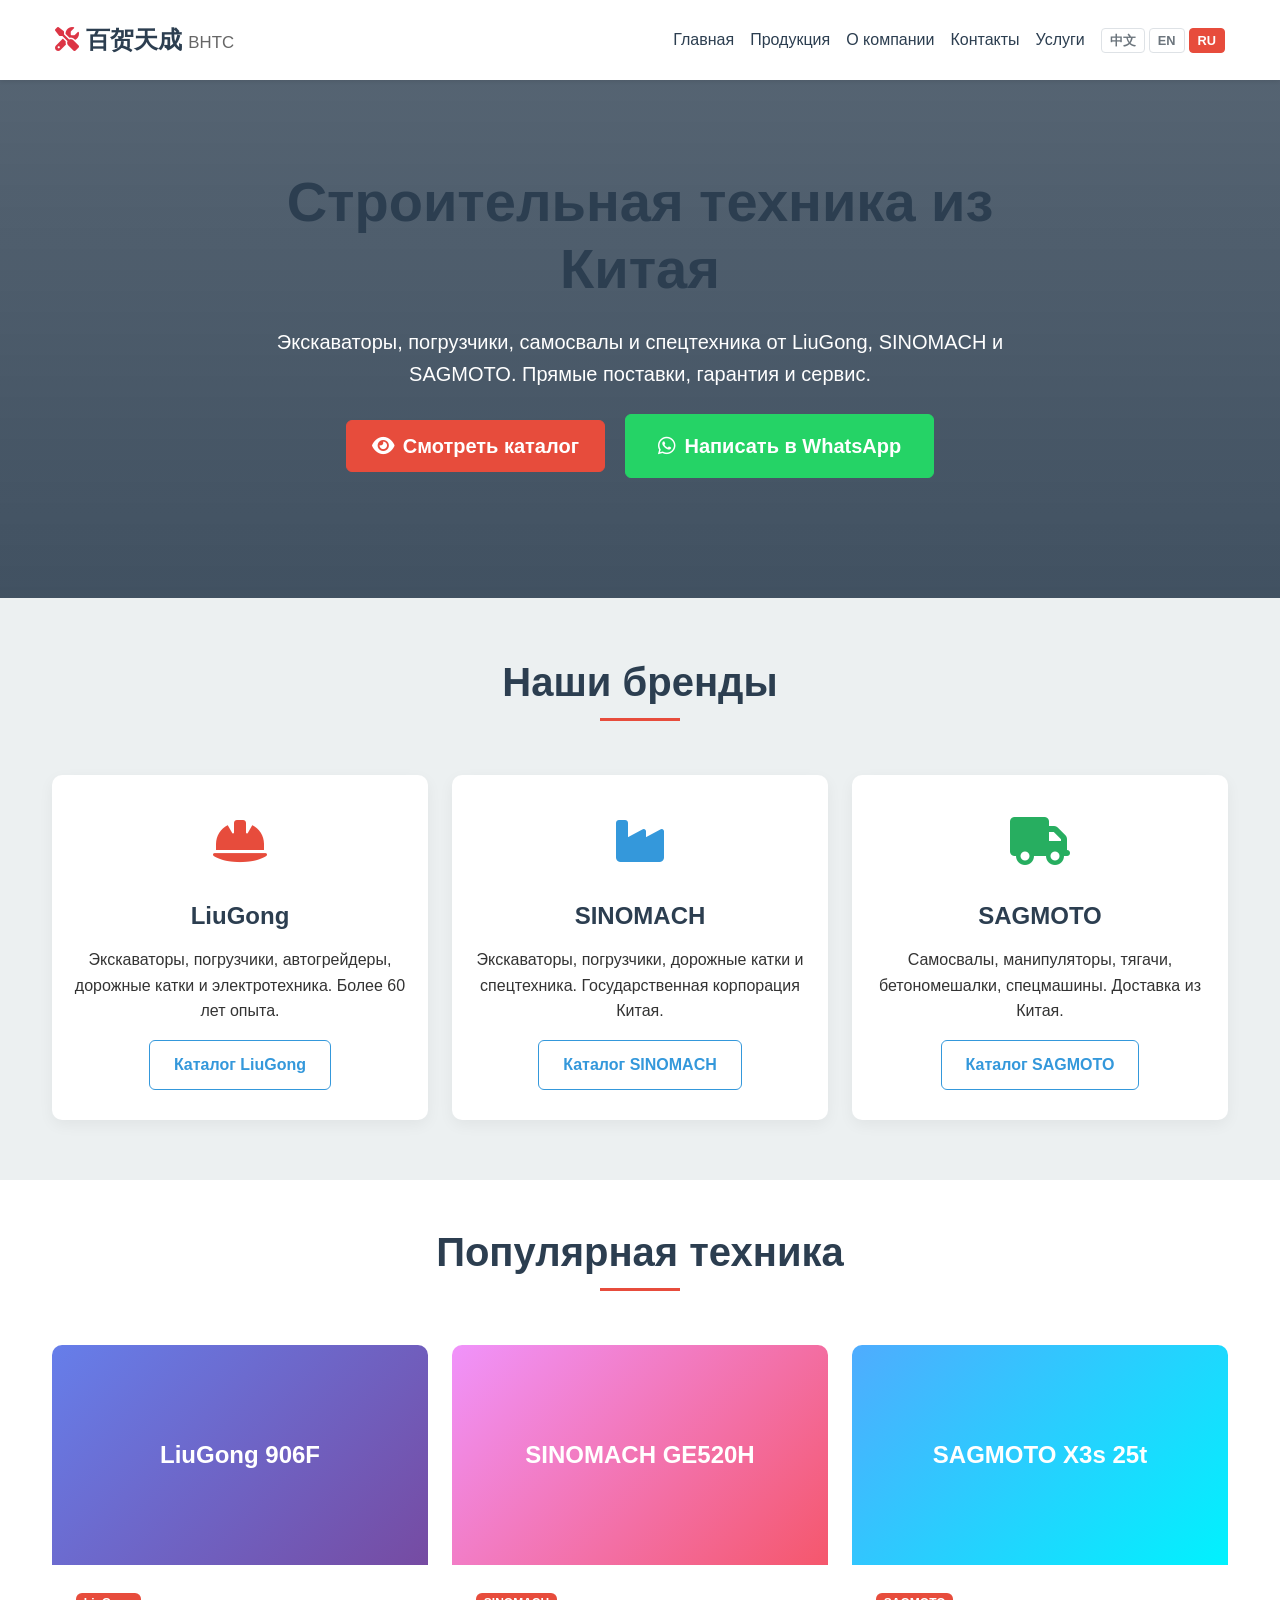
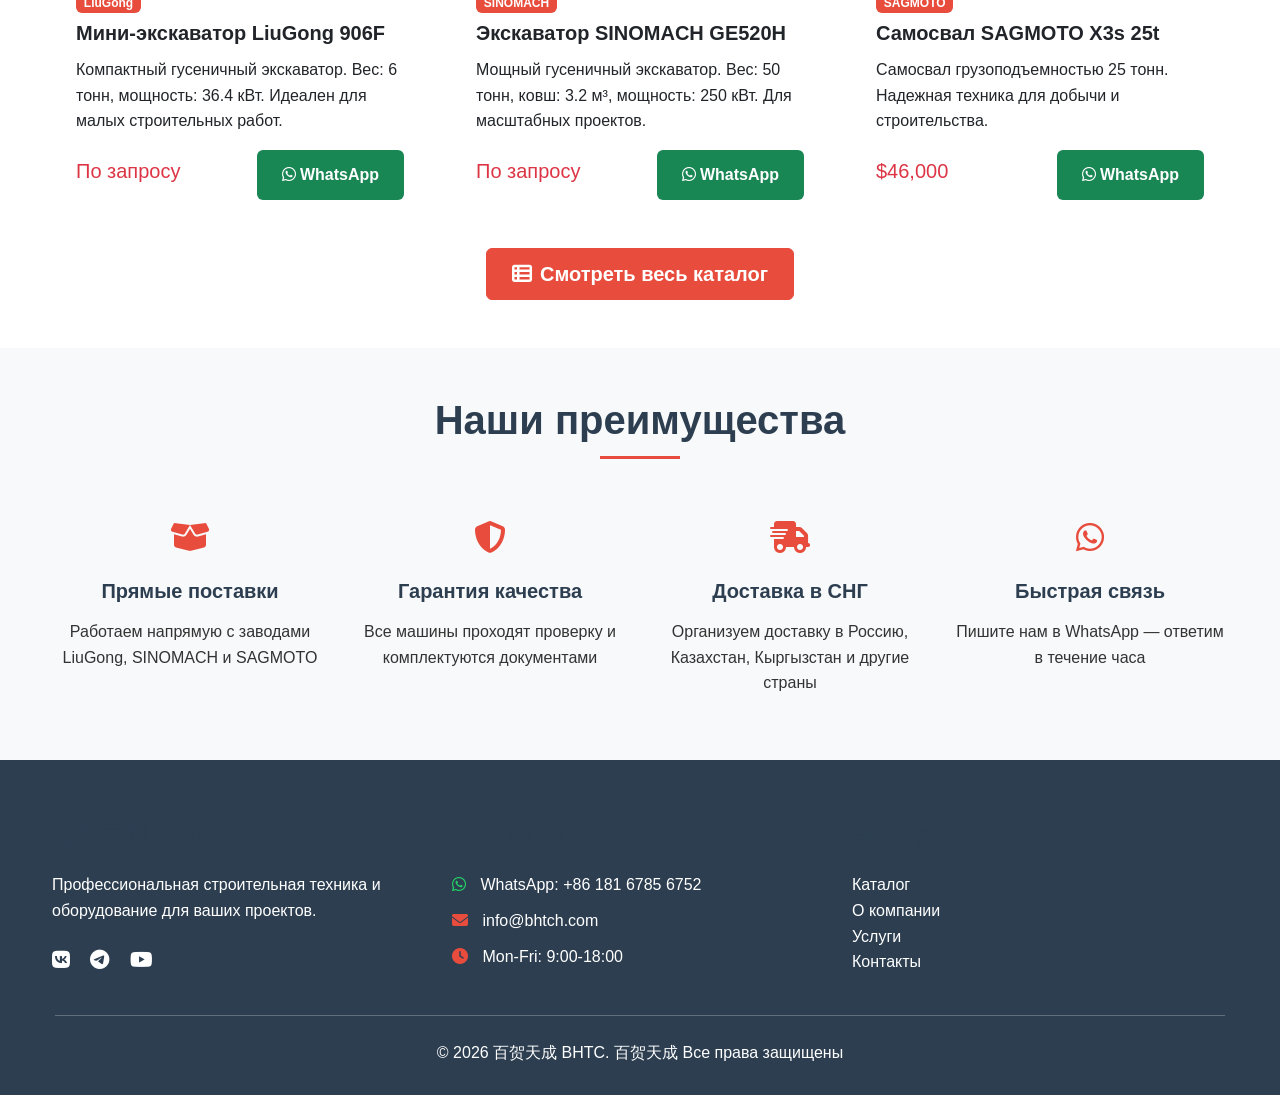
<file: index.html>
<!DOCTYPE html>
<html lang="ru">
<head>
    <meta charset="UTF-8">
    <meta name="viewport" content="width=device-width, initial-scale=1.0">
    <title>BHTC 百贺天成 - Construction Machinery</title>
    <meta name="description" content="Professional construction machinery: excavators, loaders, dump trucks from LiuGong, SINOMACH, SAGMOTO">
    <link href="https://cdn.jsdelivr.net/npm/bootstrap@5.3.0/dist/css/bootstrap.min.css" rel="stylesheet">
    <link rel="stylesheet" href="https://cdnjs.cloudflare.com/ajax/libs/font-awesome/6.4.0/css/all.min.css">
    <link rel="stylesheet" href="style.css">
    <style>
        :root {
            --primary-color: #2c3e50;
            --secondary-color: #e74c3c;
            --accent-color: #3498db;
            --light-color: #ecf0f1;
            --dark-color: #2c3e50;
        }
        
        body {
            font-family: 'Segoe UI', Tahoma, Geneva, Verdana, sans-serif;
            color: #333;
            line-height: 1.6;
        }
        
        .navbar-brand {
            font-weight: 700;
            font-size: 1.5rem;
        }
        
        .hero-section {
            background: linear-gradient(rgba(44, 62, 80, 0.8), rgba(44, 62, 80, 0.9)), url('https://images.unsplash.com/photo-1504917595217-d4dc5ebe6122?ixlib=rb-4.0.3&auto=format&fit=crop&w=1950&q=80');
            background-size: cover;
            background-position: center;
            color: white;
            padding: 120px 0;
            text-align: center;
        }
        
        .section-title {
            color: var(--primary-color);
            position: relative;
            padding-bottom: 15px;
            margin-bottom: 30px;
            text-align: center;
        }
        
        .section-title:after {
            content: '';
            position: absolute;
            bottom: 0;
            left: 50%;
            transform: translateX(-50%);
            width: 80px;
            height: 3px;
            background-color: var(--secondary-color);
        }
        
        .product-card {
            border: none;
            border-radius: 10px;
            overflow: hidden;
            transition: transform 0.3s ease, box-shadow 0.3s ease;
            height: 100%;
        }
        
        .product-card:hover {
            transform: translateY(-10px);
            box-shadow: 0 10px 30px rgba(0, 0, 0, 0.15);
        }
        
        .product-card img {
            height: 220px;
            object-fit: cover;
        }
        
        .product-category {
            background-color: var(--light-color);
            padding: 60px 0;
        }
        
        .category-card {
            text-align: center;
            padding: 30px 20px;
            border-radius: 10px;
            background: white;
            box-shadow: 0 5px 15px rgba(0, 0, 0, 0.05);
            transition: all 0.3s ease;
            height: 100%;
        }
        
        .category-card:hover {
            transform: translateY(-5px);
            box-shadow: 0 10px 25px rgba(0, 0, 0, 0.1);
        }
        
        .category-icon {
            font-size: 3rem;
            color: var(--accent-color);
            margin-bottom: 20px;
        }
        
        .footer {
            background-color: var(--primary-color);
            color: white;
            padding: 60px 0 30px;
        }
        
        .contact-info li {
            margin-bottom: 10px;
        }
        
        .contact-info i {
            color: var(--secondary-color);
            margin-right: 10px;
        }
        
        .btn-primary {
            background-color: var(--secondary-color);
            border-color: var(--secondary-color);
            padding: 10px 25px;
            font-weight: 600;
            transition: all 0.3s ease;
        }
        
        .btn-primary:hover {
            background-color: #c0392b;
            border-color: #c0392b;
            transform: translateY(-2px);
        }
        
        .feature-icon {
            color: var(--secondary-color);
            font-size: 2rem;
            margin-bottom: 15px;
        }
        
        @media (max-width: 768px) {
            .hero-section {
                padding: 80px 0;
            }
            
            .hero-section h1 {
                font-size: 2rem;
            }
        }

        /* 语言切换按钮 */
        .lang-switcher .lang-btn {
            border: 1px solid #dee2e6;
            border-radius: 4px;
            background: transparent;
            color: #6c757d;
            font-size: 0.8rem;
            font-weight: 600;
            padding: 2px 8px;
            transition: all 0.2s;
        }
        .lang-switcher .lang-btn:hover {
            border-color: var(--secondary-color);
            color: var(--secondary-color);
        }
        .lang-switcher .lang-btn.active {
            background: var(--secondary-color);
            border-color: var(--secondary-color);
            color: white;
        }
    </style>
</head>
<body>
    <!-- Навигация -->
    <nav class="navbar navbar-expand-lg navbar-light bg-white shadow-sm fixed-top">
        <div class="container">
            <a class="navbar-brand" href="index.html">
                <i class="fas fa-tools text-danger"></i> 百贺天成 <small class="text-muted fw-normal" style="font-size:0.7em;">BHTC</small>
            </a>
            <button class="navbar-toggler" type="button" data-bs-toggle="collapse" data-bs-target="#navbarNav">
                <span class="navbar-toggler-icon"></span>
            </button>
            <div class="collapse navbar-collapse" id="navbarNav">
                <ul class="navbar-nav ms-auto align-items-center">
                    <li class="nav-item">
                        <a class="nav-link active" href="index.html" data-i18n="nav.home">Главная</a>
                    </li>
                    <li class="nav-item">
                        <a class="nav-link" href="products.html" data-i18n="nav.products">Продукция</a>
                    </li>
                    <li class="nav-item">
                        <a class="nav-link" href="about.html" data-i18n="nav.about">О компании</a>
                    </li>
                    <li class="nav-item">
                        <a class="nav-link" href="contact.html" data-i18n="nav.contact">Контакты</a>
                    </li>
                    <li class="nav-item">
                        <a class="nav-link" href="services.html" data-i18n="nav.services">Услуги</a>
                    </li>
                    <li class="nav-item ms-lg-2">
                        <div class="lang-switcher d-flex gap-1"></div>
                    </li>
                </ul>
            </div>
        </div>
    </nav>

    <!-- Герой-секция -->
    <section class="hero-section mt-5">
        <div class="container">
            <div class="row">
                <div class="col-lg-8 mx-auto">
                    <h1 class="display-4 fw-bold mb-4" data-i18n="hero.title">Строительная техника из Китая</h1>
                    <p class="lead mb-4" data-i18n="hero.subtitle">Экскаваторы, погрузчики, самосвалы и спецтехника от LiuGong, SINOMACH и SAGMOTO. Прямые поставки, гарантия и сервис.</p>
                    <a href="products.html" class="btn btn-primary btn-lg me-3">
                        <i class="fas fa-eye me-2"></i><span data-i18n="hero.catalog">Смотреть каталог</span>
                    </a>
                    <a href="https://wa.me/8618167856752?text=%D0%97%D0%B4%D1%80%D0%B0%D0%B2%D1%81%D1%82%D0%B2%D1%83%D0%B9%D1%82%D0%B5!%20%D0%A5%D0%BE%D1%87%D1%83%20%D0%BF%D0%BE%D0%BB%D1%83%D1%87%D0%B8%D1%82%D1%8C%20%D0%BA%D0%BE%D0%BD%D1%81%D1%83%D0%BB%D1%8C%D1%82%D0%B0%D1%86%D0%B8%D1%8E%20%D0%BF%D0%BE%20%D1%81%D1%82%D1%80%D0%BE%D0%B8%D1%82%D0%B5%D0%BB%D1%8C%D0%BD%D0%BE%D0%B9%20%D1%82%D0%B5%D1%85%D0%BD%D0%B8%D0%BA%D0%B5" target="_blank" class="btn btn-lg" style="background-color:#25D366;border-color:#25D366;color:white;">
                        <i class="fab fa-whatsapp me-2"></i><span data-i18n="hero.whatsapp">Написать в WhatsApp</span>
                    </a>
                </div>
            </div>
        </div>
    </section>

    <!-- Бренды-партнеры -->
    <section class="product-category">
        <div class="container">
            <h2 class="section-title" data-i18n="brands.title">Наши бренды</h2>
            <div class="row g-4">
                <div class="col-md-4">
                    <div class="category-card">
                        <div class="category-icon" style="color: #e74c3c;">
                            <i class="fas fa-hard-hat"></i>
                        </div>
                        <h4>LiuGong</h4>
                        <p data-i18n="brands.liugong">Экскаваторы, погрузчики, автогрейдеры, дорожные катки и электротехника. Более 60 лет опыта.</p>
                        <a href="products.html#liugong" class="btn btn-outline-primary" data-i18n="brands.liugong.btn">Каталог LiuGong</a>
                    </div>
                </div>
                <div class="col-md-4">
                    <div class="category-card">
                        <div class="category-icon" style="color: #3498db;">
                            <i class="fas fa-industry"></i>
                        </div>
                        <h4>SINOMACH</h4>
                        <p data-i18n="brands.sinomach">Экскаваторы, погрузчики, дорожные катки и спецтехника. Государственная корпорация Китая.</p>
                        <a href="products.html#sinomach" class="btn btn-outline-primary" data-i18n="brands.sinomach.btn">Каталог SINOMACH</a>
                    </div>
                </div>
                <div class="col-md-4">
                    <div class="category-card">
                        <div class="category-icon" style="color: #27ae60;">
                            <i class="fas fa-truck"></i>
                        </div>
                        <h4>SAGMOTO</h4>
                        <p data-i18n="brands.sagmoto">Самосвалы, манипуляторы, тягачи, бетономешалки, спецмашины. Доставка из Китая.</p>
                        <a href="products.html#sagmoto" class="btn btn-outline-primary" data-i18n="brands.sagmoto.btn">Каталог SAGMOTO</a>
                    </div>
                </div>
            </div>
        </div>
    </section>

    <!-- Популярная техника -->
    <section class="py-5">
        <div class="container">
            <h2 class="section-title" data-i18n="popular.title">Популярная техника</h2>
            <div class="row g-4">
                <div class="col-md-4">
                    <div class="card product-card">
                        <div style="height:220px;background:linear-gradient(135deg,#667eea,#764ba2);display:flex;align-items:center;justify-content:center;">
                            <span style="color:white;font-size:1.5rem;font-weight:bold;">LiuGong 906F</span>
                        </div>
                        <div class="card-body">
                            <span class="badge bg-secondary mb-2">LiuGong</span>
                            <h5 class="card-title">Мини-экскаватор LiuGong 906F</h5>
                            <p class="card-text">Компактный гусеничный экскаватор. Вес: 6 тонн, мощность: 36.4 кВт. Идеален для малых строительных работ.</p>
                            <div class="d-flex justify-content-between align-items-center">
                                <span class="h5 text-danger">По запросу</span>
                                <a href="https://wa.me/8618167856752?text=%D0%97%D0%B4%D1%80%D0%B0%D0%B2%D1%81%D1%82%D0%B2%D1%83%D0%B9%D1%82%D0%B5!%20%D0%98%D0%BD%D1%82%D0%B5%D1%80%D0%B5%D1%81%D1%83%D0%B5%D1%82%D1%81%D1%8F%20LiuGong%20906F%20%D0%9C%D0%B8%D0%BD%D0%B8-%D1%8D%D0%BA%D1%81%D0%BA%D0%B0%D0%B2%D0%B0%D1%82%D0%BE%D1%80" target="_blank" class="btn btn-success">
                                    <i class="fab fa-whatsapp me-1"></i>WhatsApp
                                </a>
                            </div>
                        </div>
                    </div>
                </div>
                <div class="col-md-4">
                    <div class="card product-card">
                        <div style="height:220px;background:linear-gradient(135deg,#f093fb,#f5576c);display:flex;align-items:center;justify-content:center;">
                            <span style="color:white;font-size:1.5rem;font-weight:bold;">SINOMACH GE520H</span>
                        </div>
                        <div class="card-body">
                            <span class="badge bg-secondary mb-2">SINOMACH</span>
                            <h5 class="card-title">Экскаватор SINOMACH GE520H</h5>
                            <p class="card-text">Мощный гусеничный экскаватор. Вес: 50 тонн, ковш: 3.2 м³, мощность: 250 кВт. Для масштабных проектов.</p>
                            <div class="d-flex justify-content-between align-items-center">
                                <span class="h5 text-danger">По запросу</span>
                                <a href="https://wa.me/8618167856752?text=%D0%97%D0%B4%D1%80%D0%B0%D0%B2%D1%81%D1%82%D0%B2%D1%83%D0%B9%D1%82%D0%B5!%20%D0%98%D0%BD%D1%82%D0%B5%D1%80%D0%B5%D1%81%D1%83%D0%B5%D1%82%D1%81%D1%8F%20SINOMACH%20GE520H%20%D0%AD%D0%BA%D1%81%D0%BA%D0%B0%D0%B2%D0%B0%D1%82%D0%BE%D1%80" target="_blank" class="btn btn-success">
                                    <i class="fab fa-whatsapp me-1"></i>WhatsApp
                                </a>
                            </div>
                        </div>
                    </div>
                </div>
                <div class="col-md-4">
                    <div class="card product-card">
                        <div style="height:220px;background:linear-gradient(135deg,#4facfe,#00f2fe);display:flex;align-items:center;justify-content:center;">
                            <span style="color:white;font-size:1.5rem;font-weight:bold;">SAGMOTO X3s 25t</span>
                        </div>
                        <div class="card-body">
                            <span class="badge bg-secondary mb-2">SAGMOTO</span>
                            <h5 class="card-title">Самосвал SAGMOTO X3s 25t</h5>
                            <p class="card-text">Самосвал грузоподъемностью 25 тонн. Надежная техника для добычи и строительства.</p>
                            <div class="d-flex justify-content-between align-items-center">
                                <span class="h5 text-danger">$46,000</span>
                                <a href="https://wa.me/8618167856752?text=%D0%97%D0%B4%D1%80%D0%B0%D0%B2%D1%81%D1%82%D0%B2%D1%83%D0%B9%D1%82%D0%B5!%20%D0%98%D0%BD%D1%82%D0%B5%D1%80%D0%B5%D1%81%D1%83%D0%B5%D1%82%D1%81%D1%8F%20SAGMOTO%20X3s%2025t%20%D0%A1%D0%B0%D0%BC%D0%BE%D1%81%D0%B2%D0%B0%D0%BB%20($46,000)" target="_blank" class="btn btn-success">
                                    <i class="fab fa-whatsapp me-1"></i>WhatsApp
                                </a>
                            </div>
                        </div>
                    </div>
                </div>
            </div>
            <div class="text-center mt-4">
                <a href="products.html" class="btn btn-primary btn-lg">
                    <i class="fas fa-th-list me-2"></i><span data-i18n="popular.viewall">Смотреть весь каталог (56 единиц)</span>
                </a>
            </div>
        </div>
    </section>

    <!-- Преимущества -->
    <section class="py-5 bg-light">
        <div class="container">
            <h2 class="section-title" data-i18n="advantages.title">Наши преимущества</h2>
            <div class="row g-4">
                <div class="col-md-3 text-center">
                    <div class="feature-icon">
                        <i class="fas fa-box-open"></i>
                    </div>
                    <h5 data-i18n="advantages.direct">Прямые поставки</h5>
                    <p data-i18n="advantages.direct.desc">Работаем напрямую с заводами LiuGong, SINOMACH и SAGMOTO</p>
                </div>
                <div class="col-md-3 text-center">
                    <div class="feature-icon">
                        <i class="fas fa-shield-alt"></i>
                    </div>
                    <h5 data-i18n="advantages.quality">Гарантия качества</h5>
                    <p data-i18n="advantages.quality.desc">Все машины проходят проверку и комплектуются документами</p>
                </div>
                <div class="col-md-3 text-center">
                    <div class="feature-icon">
                        <i class="fas fa-shipping-fast"></i>
                    </div>
                    <h5 data-i18n="advantages.delivery">Доставка в СНГ</h5>
                    <p data-i18n="advantages.delivery.desc">Организуем доставку в Россию, Казахстан, Кыргызстан и другие страны</p>
                </div>
                <div class="col-md-3 text-center">
                    <div class="feature-icon">
                        <i class="fab fa-whatsapp"></i>
                    </div>
                    <h5 data-i18n="advantages.fast">Быстрая связь</h5>
                    <p data-i18n="advantages.fast.desc">Пишите нам в WhatsApp — ответим в течение часа</p>
                </div>
            </div>
        </div>
    </section>

    <!-- Футер -->
    <footer class="footer">
        <div class="container">
            <div class="row">
                <div class="col-md-4">
                    <h4 class="mb-4">百贺天成 <small>BHTC</small></h4>
                    <p data-i18n="footer.desc">Профессиональная строительная техника и оборудование для ваших проектов. Качество, надежность и эффективность.</p>
                    <div class="mt-4">
                        <a href="#" class="text-white me-3"><i class="fab fa-vk fa-lg"></i></a>
                        <a href="#" class="text-white me-3"><i class="fab fa-telegram fa-lg"></i></a>
                        <a href="#" class="text-white"><i class="fab fa-youtube fa-lg"></i></a>
                    </div>
                </div>
                <div class="col-md-4">
                    <h4 class="mb-4" data-i18n="footer.contacts">Контакты</h4>
                    <ul class="list-unstyled contact-info">
                        <li><i class="fab fa-whatsapp" style="color:#25D366;"></i> <a href="https://wa.me/8618167856752" target="_blank" class="text-white text-decoration-none">WhatsApp: +86 181 6785 6752</a></li>
                        <li><i class="fas fa-envelope"></i> info@bhtch.com</li>
                        <li><i class="fas fa-clock"></i> Mon-Fri: 9:00-18:00</li>
                    </ul>
                </div>
                <div class="col-md-4">
                    <h4 class="mb-4" data-i18n="footer.links">Быстрые ссылки</h4>
                    <ul class="list-unstyled">
                        <li><a href="products.html" class="text-white text-decoration-none" data-i18n="footer.catalog">Каталог</a></li>
                        <li><a href="about.html" class="text-white text-decoration-none" data-i18n="footer.about">О компании</a></li>
                        <li><a href="services.html" class="text-white text-decoration-none" data-i18n="nav.services">Услуги</a></li>
                        <li><a href="contact.html" class="text-white text-decoration-none" data-i18n="footer.contact">Контакты</a></li>
                    </ul>
                </div>
            </div>
            <hr class="my-4 bg-light">
            <div class="row">
                <div class="col-md-12 text-center">
                    <p class="mb-0">&copy; 2026 百贺天成 BHTC. <span data-i18n="footer.copyright">Все права защищены.</span></p>
                </div>
            </div>
        </div>
    </footer>

    <script src="https://cdn.jsdelivr.net/npm/bootstrap@5.3.0/dist/js/bootstrap.bundle.min.js"></script>
    <script src="js/i18n.js"></script>
    <script src="js/products.js"></script>
    <script src="js/form-validation.js"></script>
    <script src="js/image-gallery.js"></script>
    <script src="script.js"></script>
    <script>
        // Простая функция для отслеживания кликов
        document.querySelectorAll('.product-card .btn').forEach(button => {
            button.addEventListener('click', function(e) {
                const productName = this.closest('.card').querySelector('.card-title').textContent;
                console.log(`Пользователь заинтересовался: ${productName}`);
            });
        });
        
        // Активация навигации при прокрутке
        window.addEventListener('scroll', function() {
            const navbar = document.querySelector('.navbar');
            if (window.scrollY > 100) {
                navbar.classList.add('shadow');
            } else {
                navbar.classList.remove('shadow');
            }
        });
    </script>
</body>
</html>
</file>
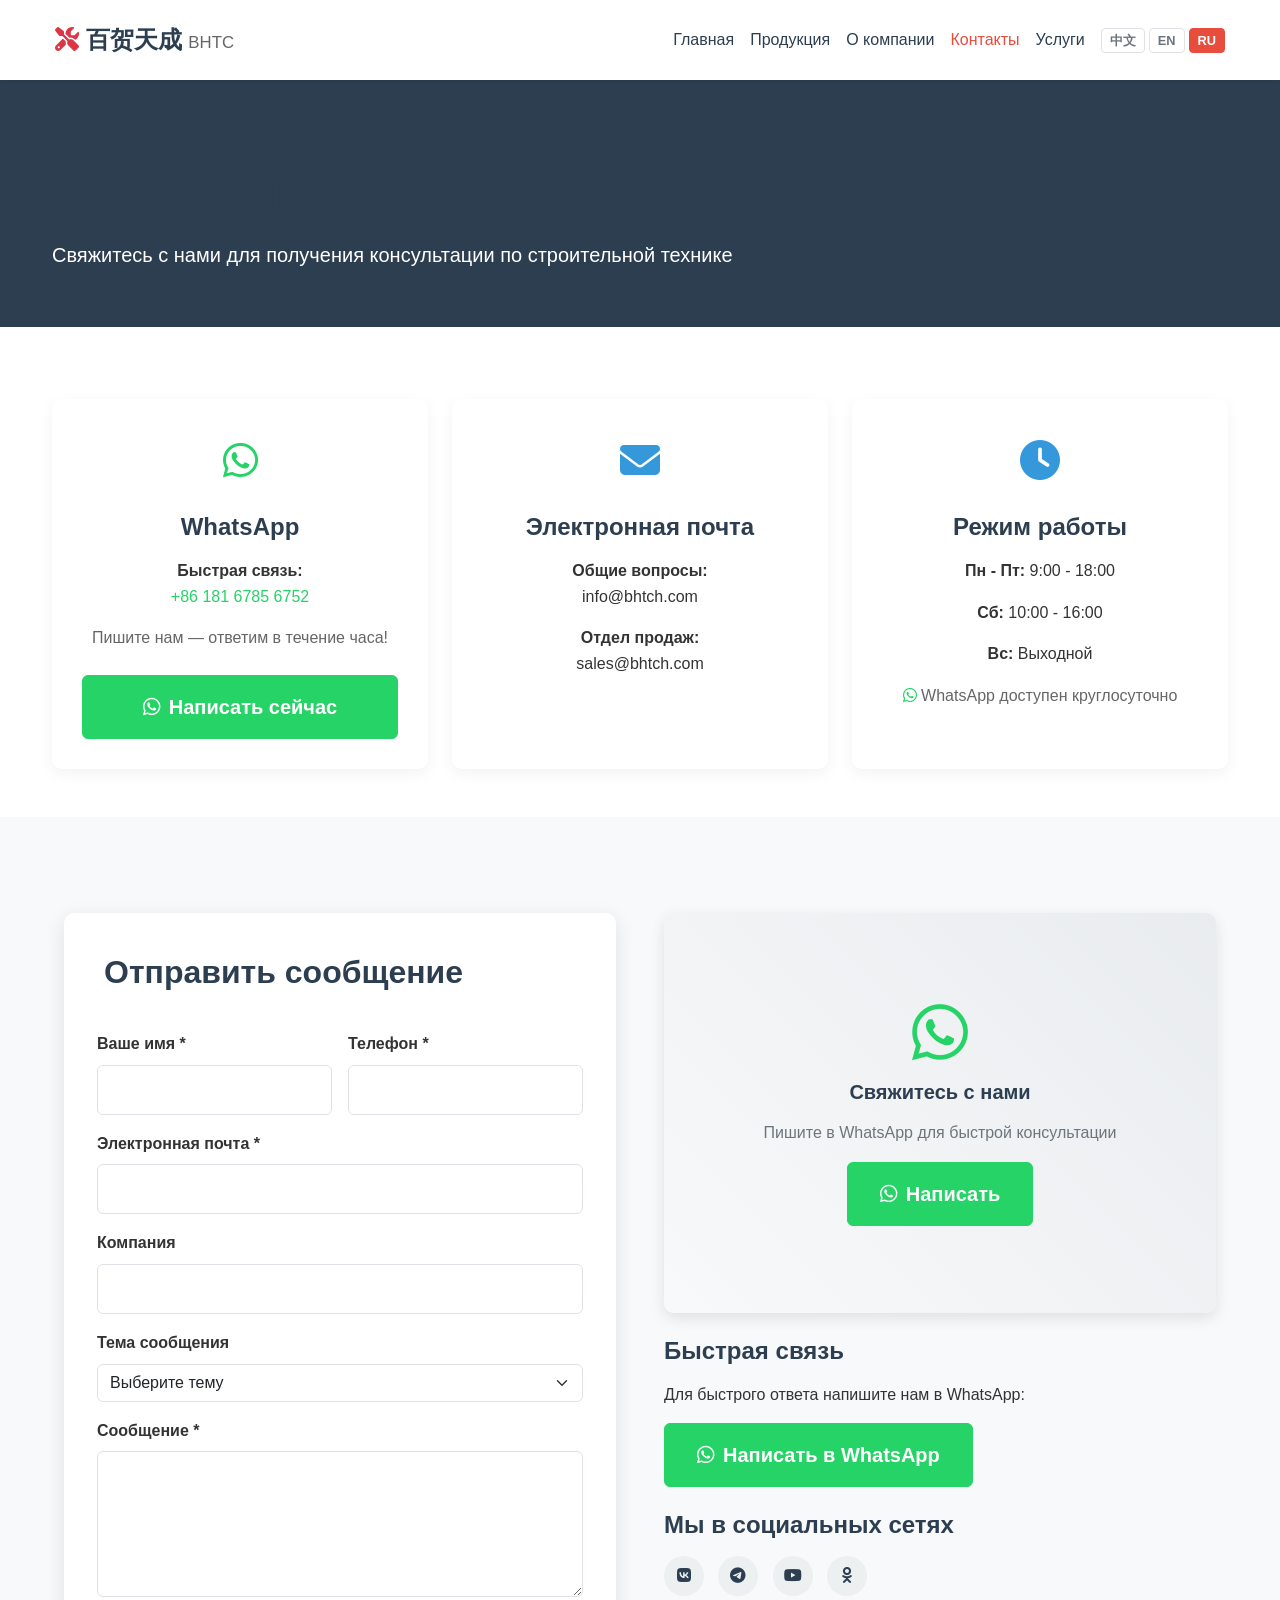
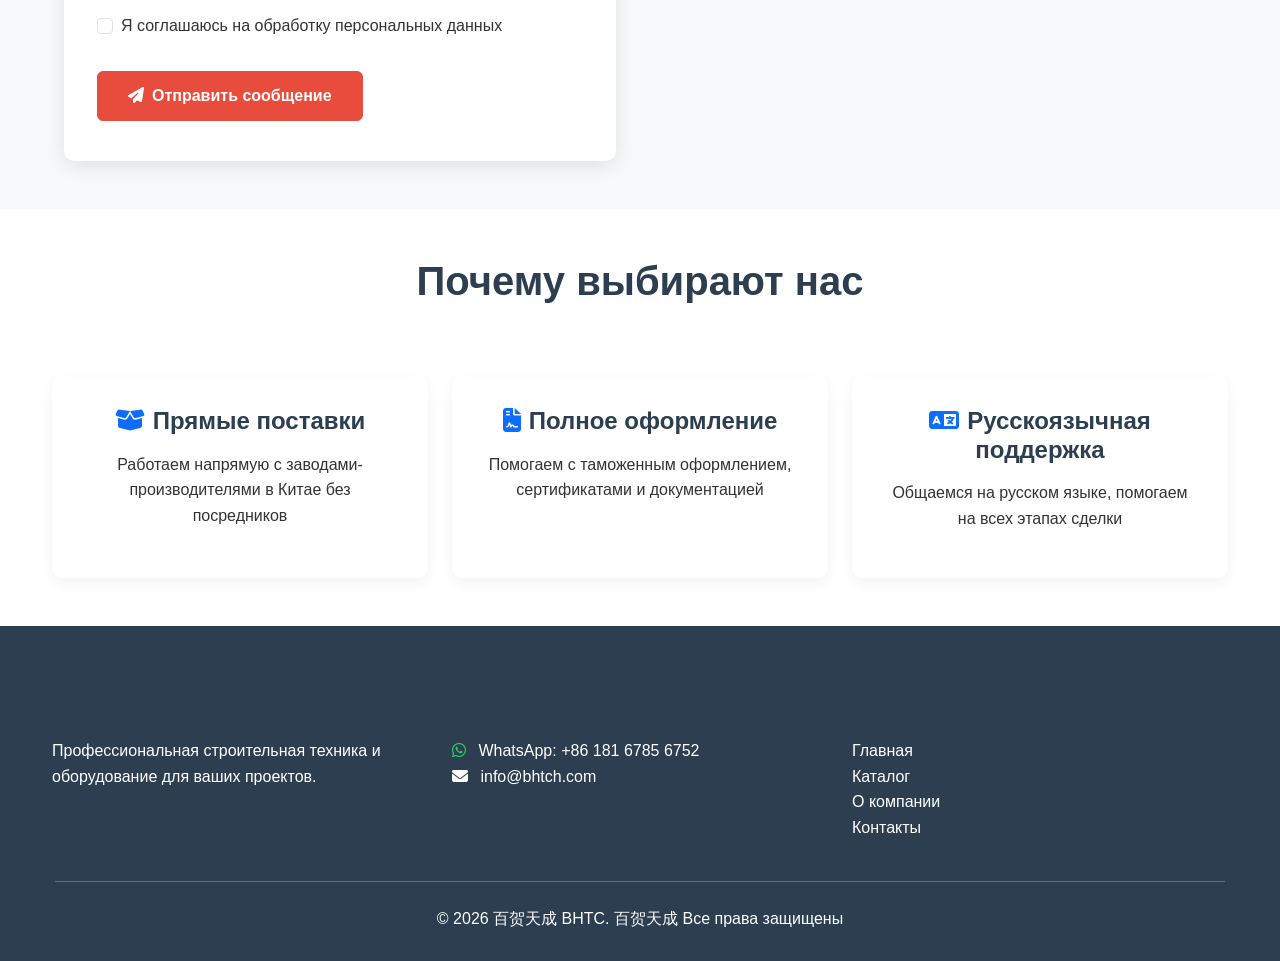
<file: contact.html>
<!DOCTYPE html>
<html lang="ru">
<head>
    <meta charset="UTF-8">
    <meta name="viewport" content="width=device-width, initial-scale=1.0">
    <title>联系我们 - 百贺天成 BHTC</title>
    <link href="https://cdn.jsdelivr.net/npm/bootstrap@5.3.0/dist/css/bootstrap.min.css" rel="stylesheet">
    <link rel="stylesheet" href="https://cdnjs.cloudflare.com/ajax/libs/font-awesome/6.4.0/css/all.min.css">
    <link rel="stylesheet" href="style.css">
    <style>
        :root {
            --primary-color: #2c3e50;
            --secondary-color: #e74c3c;
            --accent-color: #3498db;
            --light-color: #ecf0f1;
        }
        
        body {
            font-family: 'Segoe UI', Tahoma, Geneva, Verdana, sans-serif;
            color: #333;
            line-height: 1.6;
        }
        
        .navbar-brand {
            font-weight: 700;
            font-size: 1.5rem;
        }
        
        .page-header {
            background-color: var(--primary-color);
            color: white;
            padding: 80px 0 40px;
            margin-top: 76px;
        }
        
        .contact-card {
            border: none;
            border-radius: 10px;
            padding: 30px;
            background: white;
            box-shadow: 0 5px 15px rgba(0, 0, 0, 0.05);
            height: 100%;
            transition: transform 0.3s ease;
            text-align: center;
        }
        
        .contact-card:hover {
            transform: translateY(-5px);
        }
        
        .contact-icon {
            font-size: 2.5rem;
            color: var(--accent-color);
            margin-bottom: 20px;
        }
        
        .contact-form {
            background: white;
            padding: 40px;
            border-radius: 10px;
            box-shadow: 0 5px 20px rgba(0, 0, 0, 0.1);
        }
        
        .form-control:focus {
            border-color: var(--accent-color);
            box-shadow: 0 0 0 0.25rem rgba(52, 152, 219, 0.25);
        }
        
        .map-container {
            border-radius: 10px;
            overflow: hidden;
            box-shadow: 0 5px 15px rgba(0, 0, 0, 0.1);
        }
        
        .map-placeholder {
            height: 400px;
            background: linear-gradient(45deg, #f8f9fa, #e9ecef);
            display: flex;
            align-items: center;
            justify-content: center;
            color: #6c757d;
        }
        
        .office-hours {
            list-style: none;
            padding-left: 0;
        }
        
        .office-hours li {
            padding: 10px 0;
            border-bottom: 1px solid #eee;
        }
        
        .office-hours li:last-child {
            border-bottom: none;
        }
        
        .office-hours i {
            color: var(--secondary-color);
            margin-right: 10px;
            width: 20px;
        }
        
        .social-links a {
            display: inline-block;
            width: 40px;
            height: 40px;
            line-height: 40px;
            text-align: center;
            background: var(--light-color);
            color: var(--primary-color);
            border-radius: 50%;
            margin-right: 10px;
            transition: all 0.3s ease;
        }
        
        .social-links a:hover {
            background: var(--accent-color);
            color: white;
            transform: translateY(-3px);
        }
        
        .footer {
            background-color: var(--primary-color);
            color: white;
            padding: 60px 0 30px;
        }
        
        .btn-primary {
            background-color: var(--secondary-color);
            border-color: var(--secondary-color);
            padding: 12px 30px;
            font-weight: 600;
        }
        
        .btn-primary:hover {
            background-color: #c0392b;
            border-color: #c0392b;
        }

        .lang-switcher .lang-btn { border: 1px solid #dee2e6; border-radius: 4px; background: transparent; color: #6c757d; font-size: 0.8rem; font-weight: 600; padding: 2px 8px; transition: all 0.2s; }
        .lang-switcher .lang-btn:hover { border-color: var(--secondary-color); color: var(--secondary-color); }
        .lang-switcher .lang-btn.active { background: var(--secondary-color); border-color: var(--secondary-color); color: white; }
    </style>
</head>
<body>
    <!-- Навигация -->
    <nav class="navbar navbar-expand-lg navbar-light bg-white shadow-sm fixed-top">
        <div class="container">
            <a class="navbar-brand" href="index.html"><i class="fas fa-tools text-danger"></i> 百贺天成 <small class="text-muted fw-normal" style="font-size:0.7em;">BHTC</small></a>
            <button class="navbar-toggler" type="button" data-bs-toggle="collapse" data-bs-target="#navbarNav">
                <span class="navbar-toggler-icon"></span>
            </button>
            <div class="collapse navbar-collapse" id="navbarNav">
                <ul class="navbar-nav ms-auto align-items-center">
                    <li class="nav-item"><a class="nav-link" href="index.html" data-i18n="nav.home">Главная</a></li>
                    <li class="nav-item"><a class="nav-link" href="products.html" data-i18n="nav.products">Продукция</a></li>
                    <li class="nav-item"><a class="nav-link" href="about.html" data-i18n="nav.about">О компании</a></li>
                    <li class="nav-item"><a class="nav-link active" href="contact.html" data-i18n="nav.contact">Контакты</a></li>
                    <li class="nav-item"><a class="nav-link" href="services.html" data-i18n="nav.services">Услуги</a></li>
                    <li class="nav-item ms-lg-2"><div class="lang-switcher d-flex gap-1"></div></li>
                </ul>
            </div>
        </div>
    </nav>

    <!-- Заголовок страницы -->
    <section class="page-header">
        <div class="container">
            <div class="row">
                <div class="col-lg-8">
                    <h1 class="display-4 fw-bold" data-i18n="contact.title">Контакты</h1>
                    <p class="lead" data-i18n="contact.subtitle">Свяжитесь с нами для получения консультации по строительной технике</p>
                </div>
            </div>
        </div>
    </section>

    <!-- Контактная информация -->
    <section class="py-5">
        <div class="container">
            <div class="row g-4">
                <div class="col-md-4">
                    <div class="contact-card">
                        <div class="contact-icon" style="color: #25D366;">
                            <i class="fab fa-whatsapp"></i>
                        </div>
                        <h4 data-i18n="contact.card.whatsapp">WhatsApp</h4>
                        <p><strong data-i18n="contact.card.quick">Быстрая связь:</strong><br><a href="https://wa.me/8618167856752" target="_blank" class="text-decoration-none" style="color:#25D366;">+86 181 6785 6752</a></p>
                        <p class="text-muted" data-i18n="contact.card.hint">Пишите нам — ответим в течение часа!</p>
                        <a href="https://wa.me/8618167856752?text=%D0%97%D0%B4%D1%80%D0%B0%D0%B2%D1%81%D1%82%D0%B2%D1%83%D0%B9%D1%82%D0%B5!%20%D0%A5%D0%BE%D1%87%D1%83%20%D0%BF%D0%BE%D0%BB%D1%83%D1%87%D0%B8%D1%82%D1%8C%20%D0%BA%D0%BE%D0%BD%D1%81%D1%83%D0%BB%D1%8C%D1%82%D0%B0%D1%86%D0%B8%D1%8E" target="_blank" class="btn btn-lg w-100 mt-2" style="background-color:#25D366;border-color:#25D366;color:white;">
                            <i class="fab fa-whatsapp me-2"></i><span data-i18n="contact.card.btn">Написать сейчас</span>
                        </a>
                    </div>
                </div>
                <div class="col-md-4">
                    <div class="contact-card">
                        <div class="contact-icon">
                            <i class="fas fa-envelope"></i>
                        </div>
                        <h4 data-i18n="contact.card.email">Электронная почта</h4>
                        <p><strong data-i18n="contact.card.email.gen">Общие вопросы:</strong><br>info@bhtch.com</p>
                        <p><strong data-i18n="contact.card.email.sales">Отдел продаж:</strong><br>sales@bhtch.com</p>
                    </div>
                </div>
                <div class="col-md-4">
                    <div class="contact-card">
                        <div class="contact-icon">
                            <i class="fas fa-clock"></i>
                        </div>
                        <h4 data-i18n="contact.card.hours">Режим работы</h4>
                        <p><strong data-i18n="contact.card.weekday">Пн - Пт:</strong> <span data-i18n="contact.card.weekday.t">9:00 - 18:00</span></p>
                        <p><strong data-i18n="contact.card.sat">Сб:</strong> <span data-i18n="contact.card.sat.t">10:00 - 16:00</span></p>
                        <p><strong data-i18n="contact.card.sun">Вс:</strong> <span data-i18n="contact.card.sun.t">Выходной</span></p>
                        <p class="text-muted mt-2"><i class="fab fa-whatsapp" style="color:#25D366;"></i> <span data-i18n="contact.card.whatsapp24">WhatsApp доступен круглосуточно</span></p>
                    </div>
                </div>
            </div>
        </div>
    </section>

    <!-- Контактная форма и карта -->
    <section class="py-5 bg-light">
        <div class="container">
            <div class="row g-5">
                <div class="col-lg-6">
                    <div class="contact-form">
                        <h3 class="mb-4" data-i18n="contact.form.title">Отправить сообщение</h3>
                        <form id="contactForm">
                            <div class="row g-3">
                                <div class="col-md-6">
                                    <div class="form-group">
                                        <label for="name" class="form-label" data-i18n="contact.form.name">Ваше имя *</label>
                                        <input type="text" class="form-control" id="name" required>
                                    </div>
                                </div>
                                <div class="col-md-6">
                                    <div class="form-group">
                                        <label for="phone" class="form-label" data-i18n="contact.form.phone">Телефон *</label>
                                        <input type="tel" class="form-control" id="phone" required>
                                    </div>
                                </div>
                                <div class="col-12">
                                    <div class="form-group">
                                        <label for="email" class="form-label" data-i18n="contact.form.email">Электронная почта *</label>
                                        <input type="email" class="form-control" id="email" required>
                                    </div>
                                </div>
                                <div class="col-12">
                                    <div class="form-group">
                                        <label for="company" class="form-label" data-i18n="contact.form.company">Компания</label>
                                        <input type="text" class="form-control" id="company">
                                    </div>
                                </div>
                                <div class="col-12">
                                    <div class="form-group">
                                        <label for="subject" class="form-label" data-i18n="contact.form.subject">Тема сообщения</label>
                                        <select class="form-select" id="subject">
                                            <option value="" data-i18n="contact.form.subject.ph">Выберите тему</option>
                                            <option value="sales" data-i18n="contact.form.subject.sales">Консультация по технике</option>
                                            <option value="support" data-i18n="contact.form.subject.support">Техническая поддержка</option>
                                            <option value="parts" data-i18n="contact.form.subject.parts">Запчасти и комплектующие</option>
                                            <option value="service" data-i18n="contact.form.subject.service">Сервисное обслуживание</option>
                                            <option value="other" data-i18n="contact.form.subject.other">Другое</option>
                                        </select>
                                    </div>
                                </div>
                                <div class="col-12">
                                    <div class="form-group">
                                        <label for="message" class="form-label" data-i18n="contact.form.message">Сообщение *</label>
                                        <textarea class="form-control" id="message" rows="5" required></textarea>
                                    </div>
                                </div>
                                <div class="col-12">
                                    <div class="form-check mb-3">
                                        <input class="form-check-input" type="checkbox" id="agree" required>
                                        <label class="form-check-label" for="agree" data-i18n="contact.form.agree">
                                            Я соглашаюсь на обработку персональных данных
                                        </label>
                                    </div>
                                </div>
                                <div class="col-12">
                                    <button type="submit" class="btn btn-primary">
                                        <i class="fas fa-paper-plane me-2"></i><span data-i18n="contact.form.submit">Отправить сообщение</span>
                                    </button>
                                </div>
                            </div>
                        </form>
                    </div>
                </div>
                <div class="col-lg-6">
                    <div class="map-container">
                        <div class="map-placeholder">
                            <div class="text-center">
                                <i class="fab fa-whatsapp fa-4x mb-3" style="color:#25D366;"></i>
                                <h5 data-i18n="contact.map.title">Свяжитесь с нами</h5>
                                <p data-i18n="contact.map.desc">Пишите в WhatsApp для быстрой консультации</p>
                                <a href="https://wa.me/8618167856752?text=%D0%97%D0%B4%D1%80%D0%B0%D0%B2%D1%81%D1%82%D0%B2%D1%83%D0%B9%D1%82%D0%B5!%20%D0%A5%D0%BE%D1%87%D1%83%20%D1%83%D0%B7%D0%BD%D0%B0%D1%82%D1%8C%20%D1%86%D0%B5%D0%BD%D1%8B%20%D0%BD%D0%B0%20%D1%81%D1%82%D1%80%D0%BE%D0%B8%D1%82%D0%B5%D0%BB%D1%8C%D0%BD%D1%83%D1%8E%20%D1%82%D0%B5%D1%85%D0%BD%D0%B8%D0%BA%D1%83" target="_blank" class="btn btn-lg" style="background-color:#25D366;border-color:#25D366;color:white;">
                                    <i class="fab fa-whatsapp me-2"></i><span data-i18n="contact.map.btn">Написать</span>
                                </a>
                            </div>
                        </div>
                    </div>
                    
                    <div class="mt-4">
                        <h4 class="mb-3" data-i18n="contact.quick.title">Быстрая связь</h4>
                        <p data-i18n="contact.quick.desc">Для быстрого ответа напишите нам в WhatsApp:</p>
                        <a href="https://wa.me/8618167856752?text=%D0%97%D0%B4%D1%80%D0%B0%D0%B2%D1%81%D1%82%D0%B2%D1%83%D0%B9%D1%82%D0%B5!%20%D0%A5%D0%BE%D1%87%D1%83%20%D0%BF%D0%BE%D0%BB%D1%83%D1%87%D0%B8%D1%82%D1%8C%20%D0%BA%D0%BE%D0%BD%D1%81%D1%83%D0%BB%D1%8C%D1%82%D0%B0%D1%86%D0%B8%D1%8E%20%D0%BF%D0%BE%20%D1%81%D1%82%D1%80%D0%BE%D0%B8%D1%82%D0%B5%D0%BB%D1%8C%D0%BD%D0%BE%D0%B9%20%D1%82%D0%B5%D1%85%D0%BD%D0%B8%D0%BA%D0%B5" target="_blank" class="btn btn-lg" style="background-color:#25D366;border-color:#25D366;color:white;">
                            <i class="fab fa-whatsapp me-2"></i><span data-i18n="contact.quick.btn">Написать в WhatsApp</span>
                        </a>
                    </div>
                    
                    <div class="mt-4">
                        <h4 class="mb-3" data-i18n="contact.social.title">Мы в социальных сетях</h4>
                        <div class="social-links">
                            <a href="#" title="ВКонтакте"><i class="fab fa-vk"></i></a>
                            <a href="#" title="Telegram"><i class="fab fa-telegram"></i></a>
                            <a href="#" title="YouTube"><i class="fab fa-youtube"></i></a>
                            <a href="#" title="Одноклассники"><i class="fab fa-odnoklassniki"></i></a>
                        </div>
                    </div>
                </div>
            </div>
        </div>
    </section>

    <!-- Почему мы -->
    <section class="py-5">
        <div class="container">
            <h2 class="text-center mb-5" data-i18n="contact.why.title">Почему выбирают нас</h2>
            <div class="row g-4">
                <div class="col-md-4">
                    <div class="contact-card">
                        <h4><i class="fas fa-box-open text-primary me-2"></i><span data-i18n="contact.why.direct">Прямые поставки</span></h4>
                        <p data-i18n="contact.why.direct.desc">Работаем напрямую с заводами-производителями в Китае без посредников</p>
                    </div>
                </div>
                <div class="col-md-4">
                    <div class="contact-card">
                        <h4><i class="fas fa-file-contract text-primary me-2"></i><span data-i18n="contact.why.docs">Полное оформление</span></h4>
                        <p data-i18n="contact.why.docs.desc">Помогаем с таможенным оформлением, сертификатами и документацией</p>
                    </div>
                </div>
                <div class="col-md-4">
                    <div class="contact-card">
                        <h4><i class="fas fa-language text-primary me-2"></i><span data-i18n="contact.why.lang">Русскоязычная поддержка</span></h4>
                        <p data-i18n="contact.why.lang.desc">Общаемся на русском языке, помогаем на всех этапах сделки</p>
                    </div>
                </div>
            </div>
        </div>
    </section>

    <!-- Футер -->
    <footer class="footer">
        <div class="container">
            <div class="row">
                <div class="col-md-4">
                    <h4 class="mb-4">百贺天成 <small>BHTC</small></h4>
                    <p data-i18n="footer.desc">Профессиональная строительная техника и оборудование для ваших проектов.</p>
                </div>
                <div class="col-md-4">
                    <h4 class="mb-4" data-i18n="footer.contacts">Контакты</h4>
                    <ul class="list-unstyled">
                        <li><i class="fab fa-whatsapp me-2" style="color:#25D366;"></i> <a href="https://wa.me/8618167856752" target="_blank" class="text-white text-decoration-none">WhatsApp: +86 181 6785 6752</a></li>
                        <li><i class="fas fa-envelope me-2"></i> info@bhtch.com</li>
                    </ul>
                </div>
                <div class="col-md-4">
                    <h4 class="mb-4" data-i18n="footer.links">Быстрые ссылки</h4>
                    <ul class="list-unstyled">
                        <li><a href="index.html" class="text-white text-decoration-none" data-i18n="footer.home">Главная</a></li>
                        <li><a href="products.html" class="text-white text-decoration-none" data-i18n="footer.catalog">Каталог</a></li>
                        <li><a href="about.html" class="text-white text-decoration-none" data-i18n="footer.about">О компании</a></li>
                        <li><a href="contact.html" class="text-white text-decoration-none" data-i18n="footer.contact">Контакты</a></li>
                    </ul>
                </div>
            </div>
            <hr class="my-4 bg-light">
            <div class="row">
                <div class="col-md-12 text-center">
                    <p class="mb-0">&copy; 2026 百贺天成 BHTC. <span data-i18n="footer.copyright">Все права защищены.</span></p>
                </div>
            </div>
        </div>
    </footer>

    <script src="https://cdn.jsdelivr.net/npm/bootstrap@5.3.0/dist/js/bootstrap.bundle.min.js"></script>
    <script src="js/i18n.js"></script>
    <script>
        // Обработка формы
        document.getElementById('contactForm').addEventListener('submit', function(e) {
            e.preventDefault();
            
            // Получаем данные формы
            const name = document.getElementById('name').value;
            const phone = document.getElementById('phone').value;
            const email = document.getElementById('email').value;
            const subject = document.getElementById('subject').value;
            const message = document.getElementById('message').value;
            
            // Здесь должна быть отправка на сервер
            // В демо-версии просто показываем сообщение
            alert(`Спасибо, ${name}! Ваше сообщение отправлено. Мы свяжемся с вами в ближайшее время.`);
            
            // Очищаем форму
            this.reset();
        });
        
        // Маска для телефона
        document.getElementById('phone').addEventListener('input', function(e) {
            let value = this.value.replace(/\D/g, '');
            if (value.length > 0) {
                value = '+7 (' + value.substring(1, 4) + ') ' + value.substring(4, 7) + '-' + value.substring(7, 9) + '-' + value.substring(9, 11);
            }
            this.value = value.substring(0, 18);
        });
    </script>
</body>
</html>
</file>
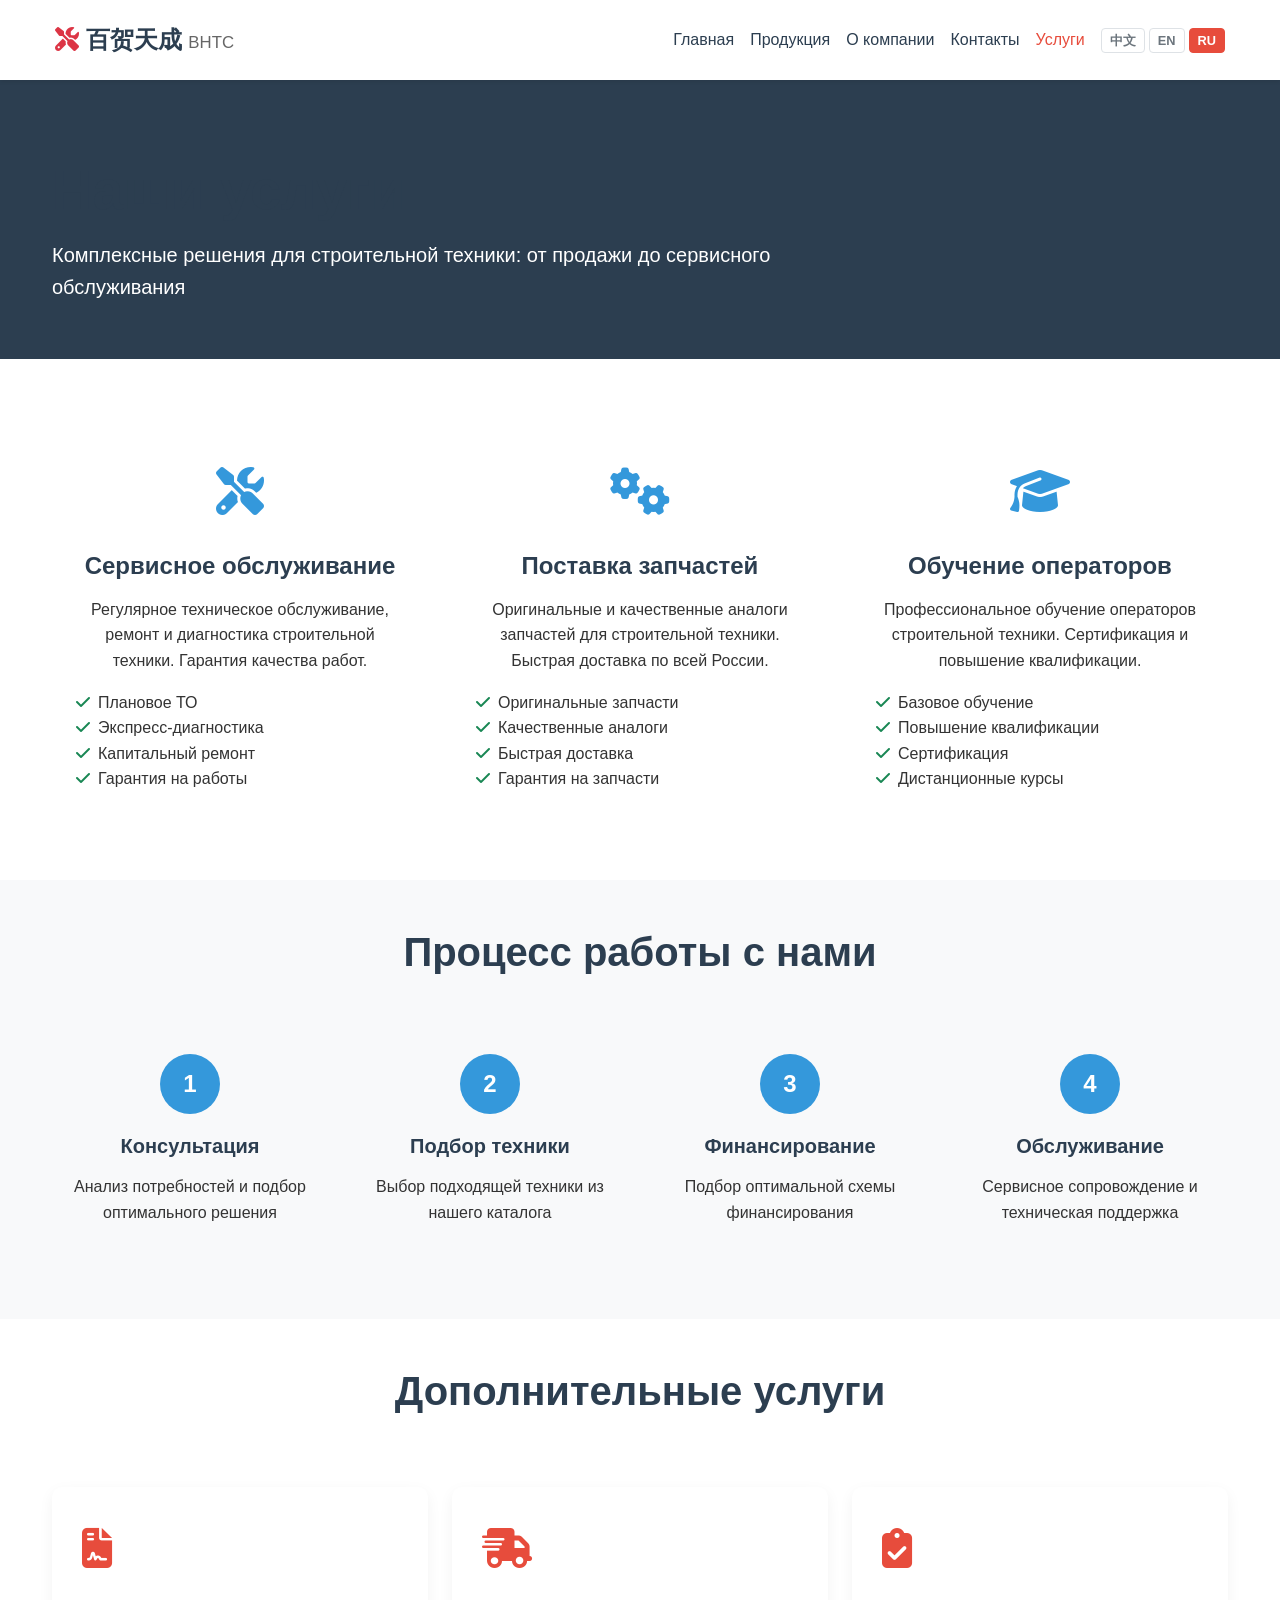
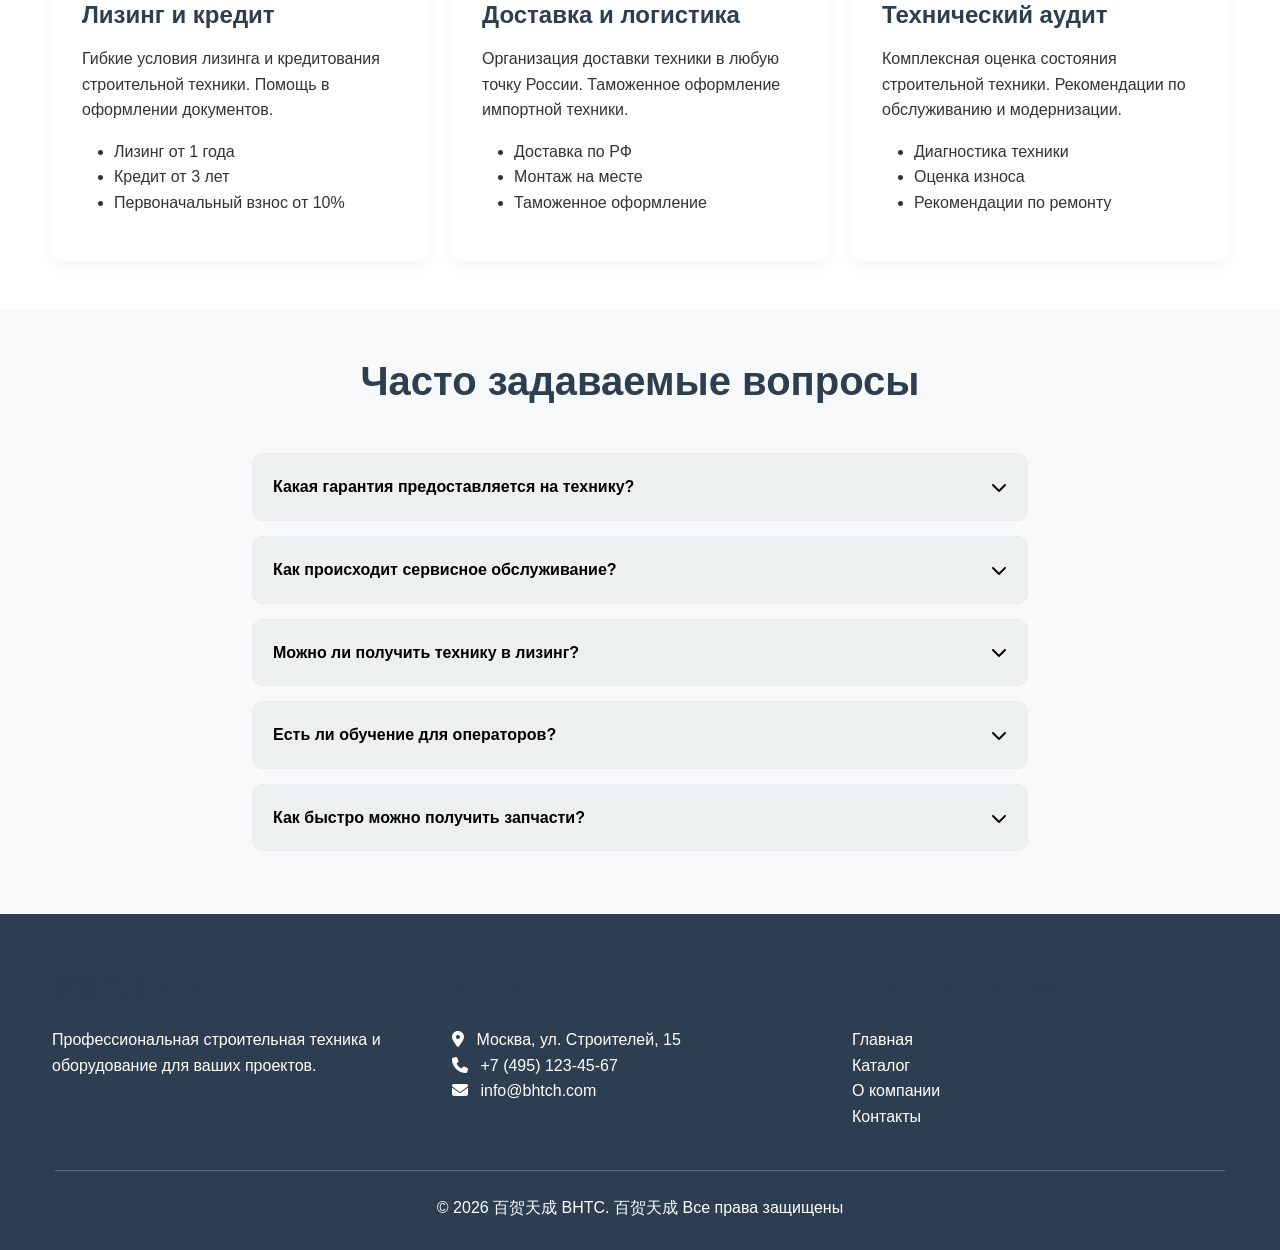
<file: services.html>
<!DOCTYPE html>
<html lang="ru">
<head>
    <meta charset="UTF-8">
    <meta name="viewport" content="width=device-width, initial-scale=1.0">
    <title>服务 - 百贺天成 BHTC</title>
    <link href="https://cdn.jsdelivr.net/npm/bootstrap@5.3.0/dist/css/bootstrap.min.css" rel="stylesheet">
    <link rel="stylesheet" href="https://cdnjs.cloudflare.com/ajax/libs/font-awesome/6.4.0/css/all.min.css">
    <link rel="stylesheet" href="style.css">
    <style>
        :root {
            --primary-color: #2c3e50;
            --secondary-color: #e74c3c;
            --accent-color: #3498db;
            --light-color: #ecf0f1;
        }
        
        body {
            font-family: 'Segoe UI', Tahoma, Geneva, Verdana, sans-serif;
            color: #333;
            line-height: 1.6;
        }
        
        .navbar-brand {
            font-weight: 700;
            font-size: 1.5rem;
        }
        
        .page-header {
            background-color: var(--primary-color);
            color: white;
            padding: 80px 0 40px;
            margin-top: 76px;
        }
        
        .service-card {
            border: none;
            border-radius: 10px;
            overflow: hidden;
            transition: transform 0.3s ease, box-shadow 0.3s ease;
            height: 100%;
        }
        
        .service-card:hover {
            transform: translateY(-10px);
            box-shadow: 0 15px 30px rgba(0, 0, 0, 0.15);
        }
        
        .service-icon {
            font-size: 3rem;
            color: var(--accent-color);
            margin-bottom: 20px;
        }
        
        .service-feature {
            background: white;
            padding: 30px;
            border-radius: 10px;
            box-shadow: 0 5px 15px rgba(0, 0, 0, 0.05);
            height: 100%;
            transition: transform 0.3s ease;
        }
        
        .service-feature:hover {
            transform: translateY(-5px);
        }
        
        .feature-icon {
            font-size: 2.5rem;
            color: var(--secondary-color);
            margin-bottom: 20px;
        }
        
        .process-step {
            text-align: center;
            padding: 30px 20px;
            position: relative;
        }
        
        .step-number {
            width: 60px;
            height: 60px;
            background: var(--accent-color);
            color: white;
            border-radius: 50%;
            display: flex;
            align-items: center;
            justify-content: center;
            font-size: 1.5rem;
            font-weight: 700;
            margin: 0 auto 20px;
        }
        
        .process-step:not(:last-child)::after {
            content: '';
            position: absolute;
            top: 30px;
            right: -50%;
            width: 100%;
            height: 2px;
            background: #e9ecef;
            z-index: -1;
        }
        
        @media (max-width: 768px) {
            .process-step:not(:last-child)::after {
                display: none;
            }
        }
        
        .pricing-card {
            border: 2px solid #e9ecef;
            border-radius: 10px;
            padding: 40px 30px;
            text-align: center;
            transition: all 0.3s ease;
            height: 100%;
        }
        
        .pricing-card:hover {
            border-color: var(--accent-color);
            transform: translateY(-10px);
        }
        
        .pricing-card.featured {
            border-color: var(--secondary-color);
            position: relative;
            overflow: hidden;
        }
        
        .pricing-card.featured::before {
            content: 'Популярно';
            position: absolute;
            top: 20px;
            right: -30px;
            background: var(--secondary-color);
            color: white;
            padding: 5px 40px;
            transform: rotate(45deg);
            font-size: 0.8rem;
            font-weight: 600;
        }
        
        .price {
            font-size: 3rem;
            font-weight: 700;
            color: var(--primary-color);
            margin: 20px 0;
        }
        
        .price sup {
            font-size: 1.5rem;
            top: -1.5em;
        }
        
        .price span {
            font-size: 1rem;
            color: #6c757d;
        }
        
        .faq-item {
            border: 1px solid #e9ecef;
            border-radius: 10px;
            margin-bottom: 15px;
            overflow: hidden;
        }
        
        .faq-question {
            padding: 20px;
            background: var(--light-color);
            border: none;
            width: 100%;
            text-align: left;
            font-weight: 600;
            cursor: pointer;
            display: flex;
            justify-content: space-between;
            align-items: center;
            transition: background 0.3s ease;
        }
        
        .faq-question:hover {
            background: #dde4e8;
        }
        
        .faq-answer {
            padding: 0 20px;
            max-height: 0;
            overflow: hidden;
            transition: max-height 0.3s ease, padding 0.3s ease;
        }
        
        .faq-item.active .faq-answer {
            padding: 20px;
            max-height: 500px;
        }
        
        .faq-item.active .faq-question i {
            transform: rotate(180deg);
        }
        
        .faq-question i {
            transition: transform 0.3s ease;
        }
        
        .footer {
            background-color: var(--primary-color);
            color: white;
            padding: 60px 0 30px;
        }
        
        .btn-primary {
            background-color: var(--secondary-color);
            border-color: var(--secondary-color);
        }
        
        .btn-primary:hover {
            background-color: #c0392b;
            border-color: #c0392b;
        }

        .lang-switcher .lang-btn { border: 1px solid #dee2e6; border-radius: 4px; background: transparent; color: #6c757d; font-size: 0.8rem; font-weight: 600; padding: 2px 8px; transition: all 0.2s; }
        .lang-switcher .lang-btn:hover { border-color: var(--secondary-color); color: var(--secondary-color); }
        .lang-switcher .lang-btn.active { background: var(--secondary-color); border-color: var(--secondary-color); color: white; }
    </style>
</head>
<body>
    <!-- Навигация -->
    <nav class="navbar navbar-expand-lg navbar-light bg-white shadow-sm fixed-top">
        <div class="container">
            <a class="navbar-brand" href="index.html"><i class="fas fa-tools text-danger"></i> 百贺天成 <small class="text-muted fw-normal" style="font-size:0.7em;">BHTC</small></a>
            <button class="navbar-toggler" type="button" data-bs-toggle="collapse" data-bs-target="#navbarNav">
                <span class="navbar-toggler-icon"></span>
            </button>
            <div class="collapse navbar-collapse" id="navbarNav">
                <ul class="navbar-nav ms-auto align-items-center">
                    <li class="nav-item"><a class="nav-link" href="index.html" data-i18n="nav.home">Главная</a></li>
                    <li class="nav-item"><a class="nav-link" href="products.html" data-i18n="nav.products">Продукция</a></li>
                    <li class="nav-item"><a class="nav-link" href="about.html" data-i18n="nav.about">О компании</a></li>
                    <li class="nav-item"><a class="nav-link" href="contact.html" data-i18n="nav.contact">Контакты</a></li>
                    <li class="nav-item"><a class="nav-link active" href="services.html" data-i18n="nav.services">Услуги</a></li>
                    <li class="nav-item ms-lg-2"><div class="lang-switcher d-flex gap-1"></div></li>
                </ul>
            </div>
        </div>
    </nav>

    <!-- Заголовок страницы -->
    <section class="page-header">
        <div class="container">
            <div class="row">
                <div class="col-lg-8">
                    <h1 class="display-4 fw-bold" data-i18n="services.title">Наши услуги</h1>
                    <p class="lead" data-i18n="services.subtitle">Комплексные решения для строительной техники: от продажи до сервисного обслуживания</p>
                </div>
            </div>
        </div>
    </section>

    <!-- Основные услуги -->
    <section class="py-5">
        <div class="container">
            <div class="row g-4">
                <div class="col-md-4">
                    <div class="service-card text-center p-4">
                        <div class="service-icon">
                            <i class="fas fa-tools"></i>
                        </div>
                        <h4 data-i18n="services.main.maint.title">Сервисное обслуживание</h4>
                        <p data-i18n="services.main.maint.desc">Регулярное техническое обслуживание, ремонт и диагностика строительной техники. Гарантия качества работ.</p>
                        <ul class="list-unstyled text-start mt-3">
                            <li><i class="fas fa-check text-success me-2"></i><span data-i18n="services.main.maint.l1">Плановое ТО</span></li>
                            <li><i class="fas fa-check text-success me-2"></i><span data-i18n="services.main.maint.l2">Экспресс-диагностика</span></li>
                            <li><i class="fas fa-check text-success me-2"></i><span data-i18n="services.main.maint.l3">Капитальный ремонт</span></li>
                            <li><i class="fas fa-check text-success me-2"></i><span data-i18n="services.main.maint.l4">Гарантия на работы</span></li>
                        </ul>
                    </div>
                </div>
                <div class="col-md-4">
                    <div class="service-card text-center p-4">
                        <div class="service-icon">
                            <i class="fas fa-cogs"></i>
                        </div>
                        <h4 data-i18n="services.main.parts.title">Поставка запчастей</h4>
                        <p data-i18n="services.main.parts.desc">Оригинальные и качественные аналоги запчастей для строительной техники. Быстрая доставка по всей России.</p>
                        <ul class="list-unstyled text-start mt-3">
                            <li><i class="fas fa-check text-success me-2"></i><span data-i18n="services.main.parts.l1">Оригинальные запчасти</span></li>
                            <li><i class="fas fa-check text-success me-2"></i><span data-i18n="services.main.parts.l2">Качественные аналоги</span></li>
                            <li><i class="fas fa-check text-success me-2"></i><span data-i18n="services.main.parts.l3">Быстрая доставка</span></li>
                            <li><i class="fas fa-check text-success me-2"></i><span data-i18n="services.main.parts.l4">Гарантия на запчасти</span></li>
                        </ul>
                    </div>
                </div>
                <div class="col-md-4">
                    <div class="service-card text-center p-4">
                        <div class="service-icon">
                            <i class="fas fa-graduation-cap"></i>
                        </div>
                        <h4 data-i18n="services.main.train.title">Обучение операторов</h4>
                        <p data-i18n="services.main.train.desc">Профессиональное обучение операторов строительной техники. Сертификация и повышение квалификации.</p>
                        <ul class="list-unstyled text-start mt-3">
                            <li><i class="fas fa-check text-success me-2"></i><span data-i18n="services.main.train.l1">Базовое обучение</span></li>
                            <li><i class="fas fa-check text-success me-2"></i><span data-i18n="services.main.train.l2">Повышение квалификации</span></li>
                            <li><i class="fas fa-check text-success me-2"></i><span data-i18n="services.main.train.l3">Сертификация</span></li>
                            <li><i class="fas fa-check text-success me-2"></i><span data-i18n="services.main.train.l4">Дистанционные курсы</span></li>
                        </ul>
                    </div>
                </div>
            </div>
        </div>
    </section>

    <!-- Процесс работы -->
    <section class="py-5 bg-light">
        <div class="container">
            <h2 class="text-center mb-5" data-i18n="services.process.title">Процесс работы с нами</h2>
            <div class="row">
                <div class="col-md-3">
                    <div class="process-step">
                        <div class="step-number">1</div>
                        <h5 data-i18n="services.process.1">Консультация</h5>
                        <p data-i18n="services.process.1.desc">Анализ потребностей и подбор оптимального решения</p>
                    </div>
                </div>
                <div class="col-md-3">
                    <div class="process-step">
                        <div class="step-number">2</div>
                        <h5 data-i18n="services.process.2">Подбор техники</h5>
                        <p data-i18n="services.process.2.desc">Выбор подходящей техники из нашего каталога</p>
                    </div>
                </div>
                <div class="col-md-3">
                    <div class="process-step">
                        <div class="step-number">3</div>
                        <h5 data-i18n="services.process.3">Финансирование</h5>
                        <p data-i18n="services.process.3.desc">Подбор оптимальной схемы финансирования</p>
                    </div>
                </div>
                <div class="col-md-3">
                    <div class="process-step">
                        <div class="step-number">4</div>
                        <h5 data-i18n="services.process.4">Обслуживание</h5>
                        <p data-i18n="services.process.4.desc">Сервисное сопровождение и техническая поддержка</p>
                    </div>
                </div>
            </div>
        </div>
    </section>

    <!-- Дополнительные услуги -->
    <section class="py-5">
        <div class="container">
            <h2 class="text-center mb-5" data-i18n="services.extra.title">Дополнительные услуги</h2>
            <div class="row g-4">
                <div class="col-md-4">
                    <div class="service-feature">
                        <div class="feature-icon">
                            <i class="fas fa-file-contract"></i>
                        </div>
                        <h4 data-i18n="services.extra.lease.title">Лизинг и кредит</h4>
                        <p data-i18n="services.extra.lease.desc">Гибкие условия лизинга и кредитования строительной техники. Помощь в оформлении документов.</p>
                        <ul>
                            <li data-i18n="services.extra.lease.l1">Лизинг от 1 года</li>
                            <li data-i18n="services.extra.lease.l2">Кредит от 3 лет</li>
                            <li data-i18n="services.extra.lease.l3">Первоначальный взнос от 10%</li>
                        </ul>
                    </div>
                </div>
                <div class="col-md-4">
                    <div class="service-feature">
                        <div class="feature-icon">
                            <i class="fas fa-shipping-fast"></i>
                        </div>
                        <h4 data-i18n="services.extra.delivery.title">Доставка и логистика</h4>
                        <p data-i18n="services.extra.delivery.desc">Организация доставки техники в любую точку России. Таможенное оформление импортной техники.</p>
                        <ul>
                            <li data-i18n="services.extra.delivery.l1">Доставка по РФ</li>
                            <li data-i18n="services.extra.delivery.l2">Монтаж на месте</li>
                            <li data-i18n="services.extra.delivery.l3">Таможенное оформление</li>
                        </ul>
                    </div>
                </div>
                <div class="col-md-4">
                    <div class="service-feature">
                        <div class="feature-icon">
                            <i class="fas fa-clipboard-check"></i>
                        </div>
                        <h4 data-i18n="services.extra.audit.title">Технический аудит</h4>
                        <p data-i18n="services.extra.audit.desc">Комплексная оценка состояния строительной техники. Рекомендации по обслуживанию и модернизации.</p>
                        <ul>
                            <li data-i18n="services.extra.audit.l1">Диагностика техники</li>
                            <li data-i18n="services.extra.audit.l2">Оценка износа</li>
                            <li data-i18n="services.extra.audit.l3">Рекомендации по ремонту</li>
                        </ul>
                    </div>
                </div>
            </div>
        </div>
    </section>

    <!-- FAQ -->
    <section class="py-5 bg-light">
        <div class="container">
            <h2 class="text-center mb-5" data-i18n="services.faq.title">Часто задаваемые вопросы</h2>
            <div class="row justify-content-center">
                <div class="col-lg-8">
                    <div class="faq-item">
                        <button class="faq-question">
                            <span data-i18n="services.faq.q1">Какая гарантия предоставляется на технику?</span>
                            <i class="fas fa-chevron-down"></i>
                        </button>
                        <div class="faq-answer">
                            <p data-i18n="services.faq.a1">На новую технику предоставляется гарантия от производителя от 1 до 3 лет в зависимости от марки и модели. На технику с пробегом - гарантия от 6 месяцев. Все гарантийные обязательства прописываются в договоре.</p>
                        </div>
                    </div>
                    
                    <div class="faq-item">
                        <button class="faq-question">
                            <span data-i18n="services.faq.q2">Как происходит сервисное обслуживание?</span>
                            <i class="fas fa-chevron-down"></i>
                        </button>
                        <div class="faq-answer">
                            <p data-i18n="services.faq.a2">Мы предлагаем несколько вариантов сервисного обслуживания: выездная диагностика на объекте, обслуживание в нашем сервисном центре, а также заключение договора на годовое сервисное сопровождение с фиксированной стоимостью.</p>
                        </div>
                    </div>
                    
                    <div class="faq-item">
                        <button class="faq-question">
                            <span data-i18n="services.faq.q3">Можно ли получить технику в лизинг?</span>
                            <i class="fas fa-chevron-down"></i>
                        </button>
                        <div class="faq-answer">
                            <p data-i18n="services.faq.a3">Да, мы сотрудничаем с ведущими лизинговыми компаниями и банками. Помогаем подобрать оптимальную схему лизинга или кредитования, сопровождаем процесс оформления документов.</p>
                        </div>
                    </div>
                    
                    <div class="faq-item">
                        <button class="faq-question">
                            <span data-i18n="services.faq.q4">Есть ли обучение для операторов?</span>
                            <i class="fas fa-chevron-down"></i>
                        </button>
                        <div class="faq-answer">
                            <p data-i18n="services.faq.a4">Да, мы проводим обучение операторов строительной техники. Обучение включает теоретическую часть и практику на тренажерах и реальной технике. По окончании выдается сертификат.</p>
                        </div>
                    </div>
                    
                    <div class="faq-item">
                        <button class="faq-question">
                            <span data-i18n="services.faq.q5">Как быстро можно получить запчасти?</span>
                            <i class="fas fa-chevron-down"></i>
                        </button>
                        <div class="faq-answer">
                            <p data-i18n="services.faq.a5">Большинство запчастей есть на складе в Москве - доставка 1-2 дня. Импортные запчасти доставляются от 7 до 21 дня в зависимости от производителя. При срочной необходимости организуем экспресс-доставку.</p>
                        </div>
                    </div>
                </div>
            </div>
        </div>
    </section>

    <!-- Футер -->
    <footer class="footer">
        <div class="container">
            <div class="row">
                <div class="col-md-4">
                    <h4 class="mb-4">百贺天成 <small>BHTC</small></h4>
                    <p data-i18n="footer.desc">Профессиональная строительная техника и оборудование для ваших проектов.</p>
                </div>
                <div class="col-md-4">
                    <h4 class="mb-4" data-i18n="footer.contacts">Контакты</h4>
                    <ul class="list-unstyled">
                        <li><i class="fas fa-map-marker-alt me-2"></i> Москва, ул. Строителей, 15</li>
                        <li><i class="fas fa-phone me-2"></i> +7 (495) 123-45-67</li>
                        <li><i class="fas fa-envelope me-2"></i> info@bhtch.com</li>
                    </ul>
                </div>
                <div class="col-md-4">
                    <h4 class="mb-4" data-i18n="footer.links">Быстрые ссылки</h4>
                    <ul class="list-unstyled">
                        <li><a href="index.html" class="text-white text-decoration-none" data-i18n="footer.home">Главная</a></li>
                        <li><a href="products.html" class="text-white text-decoration-none" data-i18n="footer.catalog">Каталог</a></li>
                        <li><a href="about.html" class="text-white text-decoration-none" data-i18n="footer.about">О компании</a></li>
                        <li><a href="contact.html" class="text-white text-decoration-none" data-i18n="footer.contact">Контакты</a></li>
                    </ul>
                </div>
            </div>
            <hr class="my-4 bg-light">
            <div class="row">
                <div class="col-md-12 text-center">
                    <p class="mb-0">&copy; 2026 百贺天成 BHTC. <span data-i18n="footer.copyright">Все права защищены.</span></p>
                </div>
            </div>
        </div>
    </footer>

    <script src="https://cdn.jsdelivr.net/npm/bootstrap@5.3.0/dist/js/bootstrap.bundle.min.js"></script>
    <script src="js/i18n.js"></script>
    <script>
        // FAQ аккордеон
        document.querySelectorAll('.faq-question').forEach(button => {
            button.addEventListener('click', function() {
                const faqItem = this.closest('.faq-item');
                const isActive = faqItem.classList.contains('active');
                
                // Закрываем все открытые FAQ
                document.querySelectorAll('.faq-item').forEach(item => {
                    item.classList.remove('active');
                });
                
                // Если текущий не был активен, открываем его
                if (!isActive) {
                    faqItem.classList.add('active');
                }
            });
        });
        
        // Плавная прокрутка для якорных ссылок
        document.querySelectorAll('a[href^="#"]').forEach(anchor => {
            anchor.addEventListener('click', function(e) {
                e.preventDefault();
                const targetId = this.getAttribute('href');
                if (targetId === '#') return;
                
                const targetElement = document.querySelector(targetId);
                if (targetElement) {
                    window.scrollTo({
                        top: targetElement.offsetTop - 100,
                        behavior: 'smooth'
                    });
                }
            });
        });
    </script>
</body>
</html>
</file>
<file: style.css>
/* Основные стили для сайта СтройТехника */

:root {
    --primary-color: #2c3e50;
    --secondary-color: #e74c3c;
    --accent-color: #3498db;
    --light-color: #ecf0f1;
    --dark-color: #2c3e50;
    --text-color: #333;
    --text-light: #666;
    --border-color: #dee2e6;
    --shadow: 0 5px 15px rgba(0, 0, 0, 0.08);
    --transition: all 0.3s ease;
}

/* Общие стили */
* {
    margin: 0;
    padding: 0;
    box-sizing: border-box;
}

body {
    font-family: 'Segoe UI', Tahoma, Geneva, Verdana, sans-serif;
    color: var(--text-color);
    line-height: 1.6;
    background-color: #fff;
    overflow-x: hidden;
}

.container {
    max-width: 1200px;
    margin: 0 auto;
    padding: 0 15px;
}

/* Типография */
h1, h2, h3, h4, h5, h6 {
    margin-bottom: 1rem;
    font-weight: 700;
    color: var(--primary-color);
    line-height: 1.2;
}

h1 {
    font-size: 3rem;
}

h2 {
    font-size: 2.5rem;
}

h3 {
    font-size: 2rem;
}

h4 {
    font-size: 1.5rem;
}

h5 {
    font-size: 1.25rem;
}

h6 {
    font-size: 1rem;
}

p {
    margin-bottom: 1rem;
}

.lead {
    font-size: 1.25rem;
    font-weight: 300;
}

.text-muted {
    color: var(--text-light) !important;
}

/* Ссылки */
a {
    color: var(--accent-color);
    text-decoration: none;
    transition: var(--transition);
}

a:hover {
    color: var(--secondary-color);
}

/* Кнопки */
.btn {
    display: inline-block;
    font-weight: 600;
    text-align: center;
    white-space: nowrap;
    vertical-align: middle;
    user-select: none;
    border: 1px solid transparent;
    padding: 0.75rem 1.5rem;
    font-size: 1rem;
    line-height: 1.5;
    border-radius: 0.375rem;
    transition: var(--transition);
    cursor: pointer;
}

.btn-primary {
    color: #fff;
    background-color: var(--secondary-color);
    border-color: var(--secondary-color);
}

.btn-primary:hover {
    background-color: #c0392b;
    border-color: #c0392b;
    transform: translateY(-2px);
    box-shadow: var(--shadow);
}

.btn-outline-primary {
    color: var(--accent-color);
    border-color: var(--accent-color);
    background-color: transparent;
}

.btn-outline-primary:hover {
    color: #fff;
    background-color: var(--accent-color);
    border-color: var(--accent-color);
    transform: translateY(-2px);
    box-shadow: var(--shadow);
}

.btn-lg {
    padding: 1rem 2rem;
    font-size: 1.25rem;
}

.btn-sm {
    padding: 0.5rem 1rem;
    font-size: 0.875rem;
}

/* Карточки */
.card {
    position: relative;
    display: flex;
    flex-direction: column;
    min-width: 0;
    word-wrap: break-word;
    background-color: #fff;
    background-clip: border-box;
    border: 1px solid var(--border-color);
    border-radius: 0.5rem;
    transition: var(--transition);
}

.card-body {
    flex: 1 1 auto;
    padding: 1.5rem;
}

.card-title {
    margin-bottom: 0.75rem;
}

.card-text:last-child {
    margin-bottom: 0;
}

.card-img-top {
    width: 100%;
    border-top-left-radius: calc(0.5rem - 1px);
    border-top-right-radius: calc(0.5rem - 1px);
}

/* Навигация */
.navbar {
    padding: 1rem 0;
    box-shadow: 0 2px 10px rgba(0, 0, 0, 0.1);
}

.navbar-brand {
    font-size: 1.5rem;
    font-weight: 700;
    color: var(--primary-color);
}

.navbar-nav .nav-link {
    padding: 0.5rem 1rem;
    font-weight: 500;
    color: var(--primary-color);
}

.navbar-nav .nav-link:hover,
.navbar-nav .nav-link.active {
    color: var(--secondary-color);
}

/* Формы */
.form-control {
    display: block;
    width: 100%;
    padding: 0.75rem 1rem;
    font-size: 1rem;
    line-height: 1.5;
    color: var(--text-color);
    background-color: #fff;
    background-clip: padding-box;
    border: 1px solid var(--border-color);
    border-radius: 0.375rem;
    transition: var(--transition);
}

.form-control:focus {
    color: var(--text-color);
    background-color: #fff;
    border-color: var(--accent-color);
    outline: 0;
    box-shadow: 0 0 0 0.25rem rgba(52, 152, 219, 0.25);
}

.form-label {
    margin-bottom: 0.5rem;
    font-weight: 600;
}

.form-check-input {
    margin-top: 0.3rem;
    margin-right: 0.5rem;
}

/* Бейджи */
.badge {
    display: inline-block;
    padding: 0.35em 0.65em;
    font-size: 0.75em;
    font-weight: 700;
    line-height: 1;
    text-align: center;
    white-space: nowrap;
    vertical-align: baseline;
    border-radius: 0.375rem;
}

.bg-primary {
    background-color: var(--primary-color) !important;
}

.bg-secondary {
    background-color: var(--secondary-color) !important;
}

.bg-success {
    background-color: #28a745 !important;
}

.bg-danger {
    background-color: #dc3545 !important;
}

.bg-warning {
    background-color: #ffc107 !important;
}

.bg-info {
    background-color: #17a2b8 !important;
}

/* Утилиты */
.text-center {
    text-align: center;
}

.text-right {
    text-align: right;
}

.text-left {
    text-align: left;
}

.mt-1 { margin-top: 0.25rem; }
.mt-2 { margin-top: 0.5rem; }
.mt-3 { margin-top: 1rem; }
.mt-4 { margin-top: 1.5rem; }
.mt-5 { margin-top: 3rem; }

.mb-1 { margin-bottom: 0.25rem; }
.mb-2 { margin-bottom: 0.5rem; }
.mb-3 { margin-bottom: 1rem; }
.mb-4 { margin-bottom: 1.5rem; }
.mb-5 { margin-bottom: 3rem; }

.pt-1 { padding-top: 0.25rem; }
.pt-2 { padding-top: 0.5rem; }
.pt-3 { padding-top: 1rem; }
.pt-4 { padding-top: 1.5rem; }
.pt-5 { padding-top: 3rem; }

.pb-1 { padding-bottom: 0.25rem; }
.pb-2 { padding-bottom: 0.5rem; }
.pb-3 { padding-bottom: 1rem; }
.pb-4 { padding-bottom: 1.5rem; }
.pb-5 { padding-bottom: 3rem; }

/* Сетка */
.row {
    display: flex;
    flex-wrap: wrap;
    margin: 0 -15px;
}

.col {
    flex: 1 0 0%;
    padding: 0 15px;
}

/* Анимации */
@keyframes fadeIn {
    from {
        opacity: 0;
        transform: translateY(20px);
    }
    to {
        opacity: 1;
        transform: translateY(0);
    }
}

.fade-in {
    animation: fadeIn 0.6s ease-out;
}

@keyframes slideInLeft {
    from {
        opacity: 0;
        transform: translateX(-30px);
    }
    to {
        opacity: 1;
        transform: translateX(0);
    }
}

.slide-in-left {
    animation: slideInLeft 0.6s ease-out;
}

@keyframes slideInRight {
    from {
        opacity: 0;
        transform: translateX(30px);
    }
    to {
        opacity: 1;
        transform: translateX(0);
    }
}

.slide-in-right {
    animation: slideInRight 0.6s ease-out;
}

/* Медиа-запросы */
@media (max-width: 768px) {
    h1 {
        font-size: 2.5rem;
    }
    
    h2 {
        font-size: 2rem;
    }
    
    h3 {
        font-size: 1.75rem;
    }
    
    .container {
        padding: 0 10px;
    }
    
    .btn {
        padding: 0.5rem 1rem;
    }
    
    .btn-lg {
        padding: 0.75rem 1.5rem;
        font-size: 1rem;
    }
}

@media (max-width: 576px) {
    h1 {
        font-size: 2rem;
    }
    
    h2 {
        font-size: 1.75rem;
    }
    
    .lead {
        font-size: 1rem;
    }
    
    .navbar-brand {
        font-size: 1.25rem;
    }
}

/* Специфичные стили для компонентов */

/* Хлебные крошки */
.breadcrumb {
    display: flex;
    flex-wrap: wrap;
    padding: 0.75rem 0;
    margin-bottom: 1rem;
    list-style: none;
    background-color: transparent;
}

.breadcrumb-item + .breadcrumb-item::before {
    content: ">";
    padding: 0 0.5rem;
    color: var(--text-light);
}

.breadcrumb-item.active {
    color: var(--text-light);
}

/* Аккордеон FAQ */
.faq-item {
    margin-bottom: 1rem;
    border: 1px solid var(--border-color);
    border-radius: 0.5rem;
    overflow: hidden;
}

.faq-question {
    width: 100%;
    padding: 1rem 1.5rem;
    text-align: left;
    background-color: var(--light-color);
    border: none;
    font-weight: 600;
    cursor: pointer;
    display: flex;
    justify-content: space-between;
    align-items: center;
    transition: var(--transition);
}

.faq-question:hover {
    background-color: #dde4e8;
}

.faq-answer {
    padding: 0 1.5rem;
    max-height: 0;
    overflow: hidden;
    transition: max-height 0.3s ease, padding 0.3s ease;
}

.faq-item.active .faq-answer {
    padding: 1rem 1.5rem;
    max-height: 500px;
}

.faq-item.active .faq-question i {
    transform: rotate(180deg);
}

.faq-question i {
    transition: transform 0.3s ease;
}

/* Таблицы */
.table {
    width: 100%;
    margin-bottom: 1rem;
    color: var(--text-color);
    border-collapse: collapse;
}

.table th,
.table td {
    padding: 0.75rem;
    vertical-align: top;
    border-top: 1px solid var(--border-color);
}

.table thead th {
    vertical-align: bottom;
    border-bottom: 2px solid var(--border-color);
    font-weight: 700;
}

.table tbody + tbody {
    border-top: 2px solid var(--border-color);
}

/* Списки */
.list-unstyled {
    padding-left: 0;
    list-style: none;
}

.list-inline {
    padding-left: 0;
    list-style: none;
}

.list-inline-item {
    display: inline-block;
}

.list-inline-item:not(:last-child) {
    margin-right: 0.5rem;
}

/* Модальные окна */
.modal {
    position: fixed;
    top: 0;
    left: 0;
    z-index: 1050;
    width: 100%;
    height: 100%;
    overflow: hidden;
    outline: 0;
    background-color: rgba(0, 0, 0, 0.5);
    display: none;
}

.modal.show {
    display: block;
}

.modal-dialog {
    position: relative;
    width: auto;
    margin: 0.5rem;
    pointer-events: none;
    max-width: 500px;
    margin: 1.75rem auto;
}

.modal-content {
    position: relative;
    display: flex;
    flex-direction: column;
    width: 100%;
    pointer-events: auto;
    background-color: #fff;
    background-clip: padding-box;
    border: 1px solid rgba(0, 0, 0, 0.2);
    border-radius: 0.5rem;
    box-shadow: 0 0.5rem 1rem rgba(0, 0, 0, 0.15);
    outline: 0;
}

.modal-header {
    display: flex;
    align-items: center;
    justify-content: space-between;
    padding: 1rem;
    border-bottom: 1px solid var(--border-color);
}

.modal-body {
    position: relative;
    flex: 1 1 auto;
    padding: 1rem;
}

.modal-footer {
    display: flex;
    flex-wrap: wrap;
    align-items: center;
    justify-content: flex-end;
    padding: 0.75rem;
    border-top: 1px solid var(--border-color);
}

.modal-footer > * {
    margin: 0.25rem;
}

/* Уведомления */
.alert {
    position: relative;
    padding: 1rem 1rem;
    margin-bottom: 1rem;
    border: 1px solid transparent;
    border-radius: 0.375rem;
}

.alert-primary {
    color: #084298;
    background-color: #cfe2ff;
    border-color: #b6d4fe;
}

.alert-secondary {
    color: #41464b;
    background-color: #e2e3e5;
    border-color: #d3d6d8;
}

.alert-success {
    color: #0f5132;
    background-color: #d1e7dd;
    border-color: #badbcc;
}

.alert-danger {
    color: #842029;
    background-color: #f8d7da;
    border-color: #f5c2c7;
}

.alert-warning {
    color: #664d03;
    background-color: #fff3cd;
    border-color: #ffecb5;
}

.alert-info {
    color: #055160;
    background-color: #cff4fc;
    border-color: #b6effb;
}

/* Прогресс-бары */
.progress {
    display: flex;
    height: 1rem;
    overflow: hidden;
    font-size: 0.75rem;
    background-color: var(--light-color);
    border-radius: 0.375rem;
}

.progress-bar {
    display: flex;
    flex-direction: column;
    justify-content: center;
    overflow: hidden;
    color: #fff;
    text-align: center;
    white-space: nowrap;
    background-color: var(--accent-color);
    transition: width 0.6s ease;
}

/* Тултипы */
.tooltip {
    position: absolute;
    z-index: 1070;
    display: block;
    margin: 0;
    font-family: inherit;
    font-style: normal;
    font-weight: 400;
    line-height: 1.5;
    text-align: left;
    text-decoration: none;
    text-shadow: none;
    text-transform: none;
    letter-spacing: normal;
    word-break: normal;
    word-spacing: normal;
    white-space: normal;
    line-break: auto;
    font-size: 0.875rem;
    word-wrap: break-word;
    opacity: 0;
}

.tooltip.show {
    opacity: 0.9;
}

.tooltip-inner {
    max-width: 200px;
    padding: 0.25rem 0.5rem;
    color: #fff;
    text-align: center;
    background-color: #000;
    border-radius: 0.375rem;
}

/* Карусель */
.carousel {
    position: relative;
}

.carousel-inner {
    position: relative;
    width: 100%;
    overflow: hidden;
}

.carousel-item {
    position: relative;
    display: none;
    float: left;
    width: 100%;
    margin-right: -100%;
    backface-visibility: hidden;
    transition: transform 0.6s ease-in-out;
}

.carousel-item.active {
    display: block;
}

.carousel-control-prev,
.carousel-control-next {
    position: absolute;
    top: 0;
    bottom: 0;
    z-index: 1;
    display: flex;
    align-items: center;
    justify-content: center;
    width: 15%;
    padding: 0;
    color: #fff;
    text-align: center;
    background: none;
    border: 0;
    opacity: 0.5;
    transition: opacity 0.15s ease;
}

.carousel-control-prev:hover,
.carousel-control-next:hover {
    color: #fff;
    text-decoration: none;
    opacity: 0.9;
}

.carousel-control-prev {
    left: 0;
}

.carousel-control-next {
    right: 0;
}

/* Загрузка */
.loading {
    display: inline-block;
    width: 2rem;
    height: 2rem;
    vertical-align: text-bottom;
    border: 0.25em solid currentColor;
    border-right-color: transparent;
    border-radius: 50%;
    animation: spinner-border 0.75s linear infinite;
}

@keyframes spinner-border {
    to {
        transform: rotate(360deg);
    }
}

/* Темная тема */
@media (prefers-color-scheme: dark) {
    body {
        background-color: #121212;
        color: #e0e0e0;
    }
    
    .card {
        background-color: #1e1e1e;
        border-color: #333;
    }
    
    .form-control {
        background-color: #2d2d2d;
        border-color: #444;
        color: #e0e0e0;
    }
    
    .navbar {
        background-color: #1e1e1e;
    }
    
    .footer {
        background-color: #1e1e1e;
    }
}
</file>
